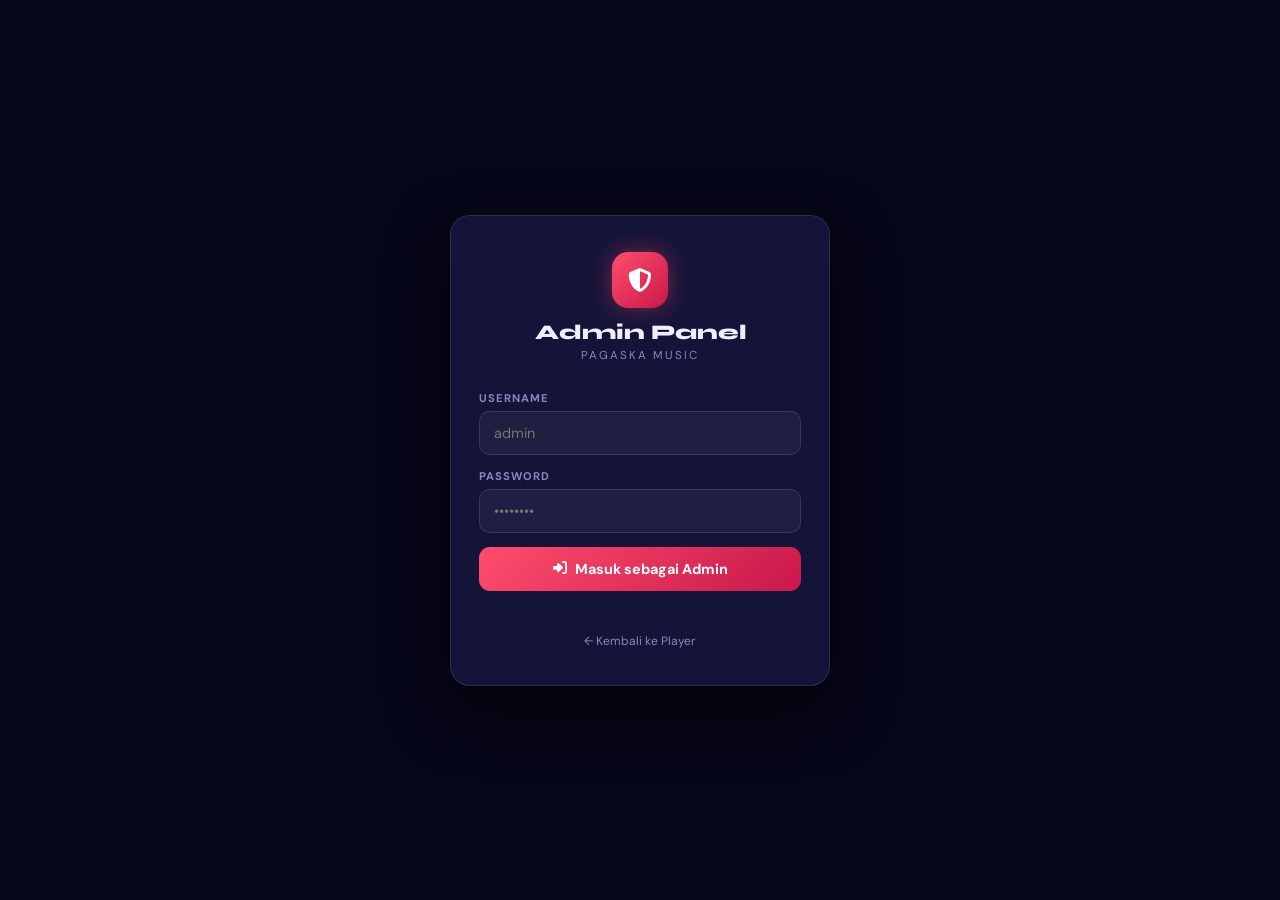
<file: admin.html>
<!DOCTYPE html>
<html lang="id">
<head>
<meta charset="UTF-8">
<meta name="viewport" content="width=device-width, initial-scale=1.0">
<title>Pagaska Admin</title>
<link href="https://cdnjs.cloudflare.com/ajax/libs/font-awesome/6.4.0/css/all.min.css" rel="stylesheet">
<link href="https://fonts.googleapis.com/css2?family=Syne:wght@700;800&family=DM+Sans:wght@400;600&display=swap" rel="stylesheet">
<style>
*{margin:0;padding:0;box-sizing:border-box}
:root{--bg:#07071a;--s2:#141438;--s3:#1a1a44;--bd:rgba(255,255,255,.1);--tx:#eeeeff;--mt:#8888bb;--rd:#ff4d6d;--g:#1DB954;}
body{font-family:'DM Sans',sans-serif;background:var(--bg);color:var(--tx);min-height:100vh;display:flex;align-items:center;justify-content:center;padding:20px}
.card{width:100%;max-width:380px;background:var(--s2);border:1px solid var(--bd);border-radius:20px;padding:36px 28px;box-shadow:0 24px 60px rgba(0,0,0,.7)}
.brand{text-align:center;margin-bottom:28px}
.brand-ico{width:56px;height:56px;border-radius:16px;background:linear-gradient(135deg,#ff4d6d,#c9184a);display:flex;align-items:center;justify-content:center;font-size:1.5rem;color:#fff;margin:0 auto 12px;box-shadow:0 0 24px rgba(255,77,109,.4)}
.brand-title{font-family:'Syne',sans-serif;font-size:1.3rem;font-weight:800}
.brand-sub{font-size:.72rem;color:var(--mt);margin-top:3px;letter-spacing:2px;text-transform:uppercase}
.fg{display:flex;flex-direction:column;gap:6px;margin-bottom:14px}
.fg label{font-size:.7rem;font-weight:700;color:var(--mt);text-transform:uppercase;letter-spacing:1px}
.fg input{padding:12px 14px;border-radius:10px;border:1px solid var(--bd);background:rgba(255,255,255,.05);color:var(--tx);font-size:.9rem;font-family:inherit;outline:none;transition:border-color .2s}
.fg input:focus{border-color:var(--rd);box-shadow:0 0 0 3px rgba(255,77,109,.1)}
.btn{width:100%;padding:13px;border-radius:11px;border:none;background:linear-gradient(135deg,#ff4d6d,#c9184a);color:#fff;font-size:.9rem;font-weight:700;font-family:inherit;cursor:pointer;transition:all .2s;margin-top:4px;display:flex;align-items:center;justify-content:center;gap:8px}
.btn:hover{transform:translateY(-2px);box-shadow:0 8px 24px rgba(255,77,109,.4)}
.btn:disabled{opacity:.6;cursor:not-allowed;transform:none}
.msg{font-size:.78rem;text-align:center;min-height:18px;font-weight:600;margin-top:8px;color:var(--rd)}
.msg.ok{color:var(--g)}
.back{display:block;text-align:center;margin-top:16px;font-size:.75rem;color:var(--mt);text-decoration:none;transition:color .2s}
.back:hover{color:var(--tx)}
.spin{animation:sp .65s linear infinite}
@keyframes sp{to{transform:rotate(360deg)}}
</style>
</head>
<body>
<div class="card">
  <div class="brand">
    <div class="brand-ico"><i class="fas fa-shield-halved"></i></div>
    <div class="brand-title">Admin Panel</div>
    <div class="brand-sub">Pagaska Music</div>
  </div>
  <div class="fg">
    <label>Username</label>
    <input type="text" id="uname" placeholder="admin" autocomplete="off">
  </div>
  <div class="fg">
    <label>Password</label>
    <input type="password" id="pass" placeholder="••••••••">
  </div>
  <button class="btn" id="btn" onclick="doLogin()">
    <i class="fas fa-sign-in-alt"></i> Masuk sebagai Admin
  </button>
  <div class="msg" id="msg"></div>
  <a class="back" href="index.html">← Kembali ke Player</a>
</div>

<script>
// Kredensial admin — ganti sesuai keinginan
const ADMINS = [
  { username: 'admin', password: 'pagaska', nama: 'Admin' },
  // Tambah admin lain di sini jika perlu:
  // { username: 'rizky', password: 'password_rizky', nama: 'Rizky Indra' },
];
const ADMIN_SESS_KEY = 'pgsk_admin_session';
const MAIN_SESS_KEY  = 'pgsk_v2_session';

// Kalau sudah login admin, langsung redirect
if(localStorage.getItem(ADMIN_SESS_KEY)) {
  window.location.href = 'admin_dashboard.html';
}

function doLogin(){
  const uname = document.getElementById('uname').value.trim();
  const pass  = document.getElementById('pass').value;
  const btn   = document.getElementById('btn');
  const msg   = document.getElementById('msg');

  if(!uname || !pass){ msg.textContent = 'Isi username dan password!'; return; }

  btn.disabled = true;
  btn.innerHTML = '<i class="fas fa-circle-notch spin"></i> Memeriksa...';

  setTimeout(() => {
    const admin = ADMINS.find(a => a.username === uname && a.password === pass);
    btn.disabled = false;
    btn.innerHTML = '<i class="fas fa-sign-in-alt"></i> Masuk sebagai Admin';

    if(!admin){
      msg.className = 'msg';
      msg.textContent = 'Username atau password salah!';
      document.getElementById('pass').value = '';
      return;
    }

    // Simpan admin session
    const adminSession = {
      nama: admin.nama,
      jabatan: 'Admin',
      generasi: 0,
      isAdmin: true,
      loginAt: new Date().toISOString()
    };
    localStorage.setItem(ADMIN_SESS_KEY, JSON.stringify(adminSession));
    localStorage.setItem('pgsk_admin', admin.password); // backward compat dengan kode lama
    // Set juga sebagai user session supaya bisa akses fitur player
    localStorage.setItem(MAIN_SESS_KEY, JSON.stringify(adminSession));

    msg.className = 'msg ok';
    msg.textContent = `Selamat datang, ${admin.nama}! 🔐`;
    setTimeout(() => window.location.href = 'admin_dashboard.html', 700);
  }, 400);
}

document.addEventListener('keydown', e => { if(e.key === 'Enter') doLogin(); });
</script>
</body>
</html>
</file>
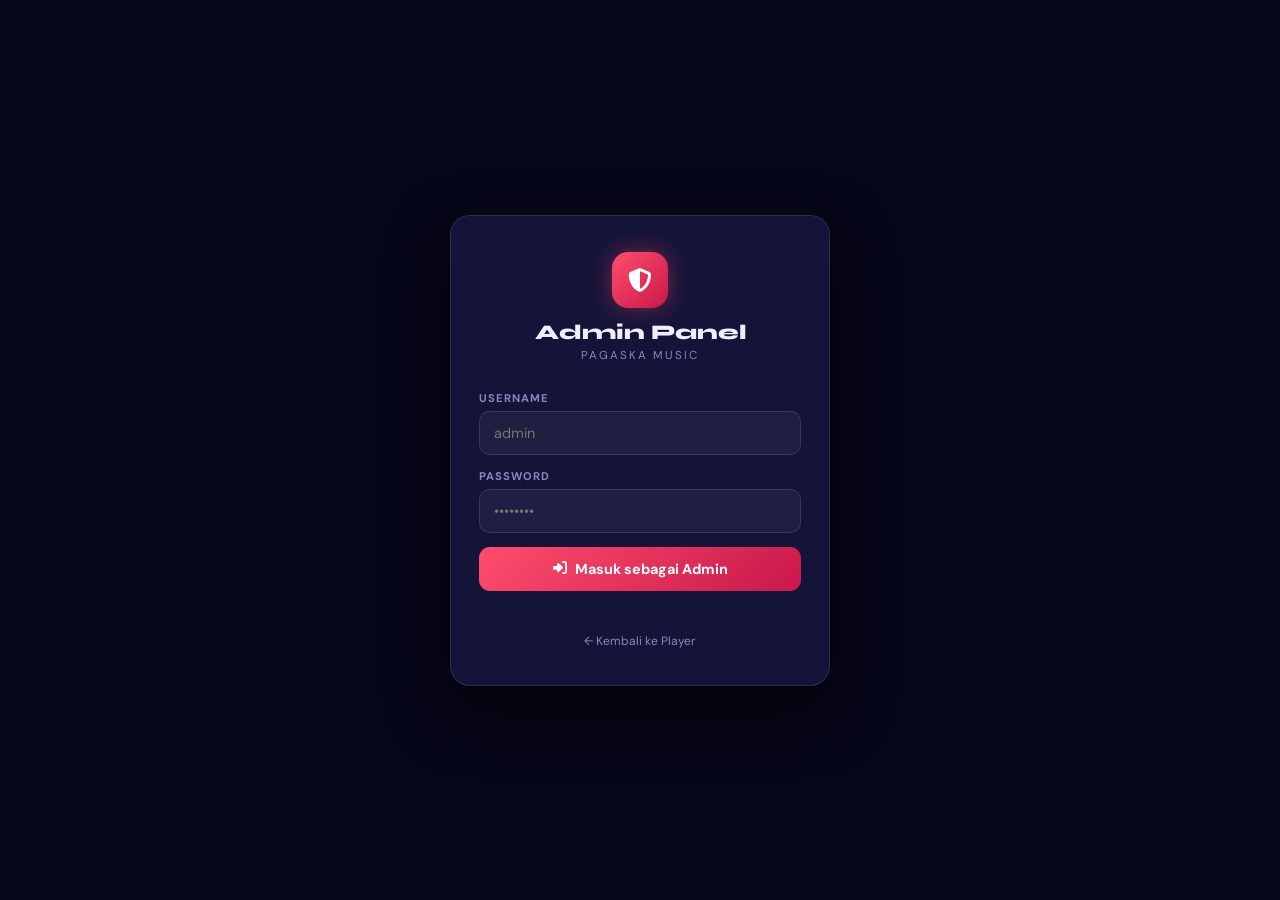
<file: admin_dashboard.html>
<!DOCTYPE html>
<html lang="id">
<head>
<meta charset="UTF-8">
<meta name="viewport" content="width=device-width, initial-scale=1.0, maximum-scale=1.0">
<title>Admin Panel — Pagaska Music</title>
<link href="https://cdnjs.cloudflare.com/ajax/libs/font-awesome/6.4.0/css/all.min.css" rel="stylesheet">
<link href="https://fonts.googleapis.com/css2?family=Syne:wght@700;800&family=DM+Sans:wght@400;500;600&display=swap" rel="stylesheet">
<style>
*,*::before,*::after{margin:0;padding:0;box-sizing:border-box}
:root{
  --bg:#07071a;--s1:#0d0d24;--s2:#141438;--s3:#1a1a44;--s4:#202055;
  --bd:rgba(255,255,255,.07);--bd2:rgba(255,255,255,.13);
  --tx:#eeeeff;--mt:#8888bb;
  --rd:#ff4d6d;--g:#1DB954;--g2:#1ed760;--p:#7c5cbf;--p2:#9b7fe8;--yw:#ffa726;--b2:#6aabff;
}
body{font-family:'DM Sans',sans-serif;background:var(--bg);color:var(--tx);min-height:100vh}
body::before{content:'';position:fixed;inset:0;z-index:0;pointer-events:none;
  background:radial-gradient(ellipse 60% 50% at 20% 0%,rgba(255,77,109,.07),transparent 60%),
             radial-gradient(ellipse 50% 40% at 80% 100%,rgba(124,92,191,.06),transparent 60%)}
.app{display:grid;grid-template-columns:240px 1fr;min-height:100vh;position:relative;z-index:1}
@media(max-width:768px){.app{grid-template-columns:1fr}.sidebar{display:none}}
.sidebar{background:var(--s1);border-right:1px solid var(--bd);display:flex;flex-direction:column;position:sticky;top:0;height:100vh;overflow-y:auto}
.sb-brand{padding:20px 18px;border-bottom:1px solid var(--bd);display:flex;align-items:center;gap:10px}
.sb-logo{width:36px;height:36px;border-radius:10px;background:linear-gradient(135deg,var(--rd),#c9184a);display:flex;align-items:center;justify-content:center;font-size:.95rem;color:#fff;flex-shrink:0;box-shadow:0 0 16px rgba(255,77,109,.3)}
.sb-name{font-family:'Syne',sans-serif;font-size:.95rem;font-weight:800}
.sb-sub{font-size:.6rem;color:var(--mt);margin-top:1px;letter-spacing:1px;text-transform:uppercase}
.sb-admin{padding:14px 18px;border-bottom:1px solid var(--bd);display:flex;align-items:center;gap:10px}
.sb-av{width:32px;height:32px;border-radius:50%;background:linear-gradient(135deg,var(--rd),#c9184a);display:flex;align-items:center;justify-content:center;font-size:.65rem;font-weight:800;color:#fff;flex-shrink:0}
.sb-admin-name{font-size:.8rem;font-weight:600}
.sb-admin-role{font-size:.62rem;color:var(--rd)}
.sb-nav{padding:12px 10px;flex:1}
.sb-section{font-size:.58rem;font-weight:700;letter-spacing:2px;text-transform:uppercase;color:var(--mt);padding:8px 10px 4px}
.sb-item{display:flex;align-items:center;gap:10px;padding:9px 12px;border-radius:10px;cursor:pointer;transition:all .2s;color:var(--mt);font-size:.8rem;font-weight:500;border:none;background:transparent;font-family:inherit;width:100%;text-align:left}
.sb-item:hover{background:var(--s2);color:var(--tx)}
.sb-item.active{background:rgba(255,77,109,.1);color:var(--rd);border:1px solid rgba(255,77,109,.2)}
.sb-item i{width:16px;text-align:center;font-size:.85rem}
.sb-badge{margin-left:auto;font-size:.6rem;background:var(--rd);color:#fff;padding:1px 7px;border-radius:20px;font-weight:700}
.sb-bottom{padding:14px 18px;border-top:1px solid var(--bd)}
.sb-bottom a{display:flex;align-items:center;gap:8px;font-size:.78rem;color:var(--mt);text-decoration:none;padding:8px;border-radius:9px;transition:all .2s}
.sb-bottom a:hover{background:var(--s2);color:var(--tx)}
.main{padding:0;overflow-x:hidden}
.topbar{position:sticky;top:0;z-index:50;background:rgba(7,7,26,.95);backdrop-filter:blur(16px);border-bottom:1px solid var(--bd);padding:14px 24px;display:flex;align-items:center;justify-content:space-between;gap:12px}
.topbar-title{font-family:'Syne',sans-serif;font-size:1rem;font-weight:800;display:flex;align-items:center;gap:10px}
.topbar-title i{color:var(--rd)}
.topbar-right{display:flex;align-items:center;gap:8px}
.tb-btn{padding:7px 14px;border-radius:9px;border:1px solid var(--bd);background:var(--s2);color:var(--mt);font-size:.75rem;font-weight:600;cursor:pointer;transition:all .2s;font-family:inherit;display:flex;align-items:center;gap:6px}
.tb-btn:hover{background:var(--s3);color:var(--tx)}
.tb-btn.danger{border-color:rgba(255,77,109,.3);color:var(--rd)}
.tb-btn.danger:hover{background:rgba(255,77,109,.1)}
.content{padding:20px 24px}
@media(max-width:768px){.content{padding:14px}}
.stat-grid{display:grid;grid-template-columns:repeat(auto-fit,minmax(160px,1fr));gap:12px;margin-bottom:24px}
.stat-card{background:var(--s1);border:1px solid var(--bd);border-radius:14px;padding:16px;display:flex;align-items:center;gap:12px}
.stat-ico{width:40px;height:40px;border-radius:10px;display:flex;align-items:center;justify-content:center;font-size:1rem;flex-shrink:0}
.stat-ico.green{background:rgba(29,185,84,.12);color:var(--g);border:1px solid rgba(29,185,84,.2)}
.stat-ico.red{background:rgba(255,77,109,.12);color:var(--rd);border:1px solid rgba(255,77,109,.2)}
.stat-ico.purple{background:rgba(124,92,191,.12);color:var(--p2);border:1px solid rgba(124,92,191,.2)}
.stat-ico.yellow{background:rgba(255,167,38,.12);color:var(--yw);border:1px solid rgba(255,167,38,.2)}
.stat-num{font-family:'Syne',sans-serif;font-size:1.5rem;font-weight:800}
.stat-lbl{font-size:.65rem;color:var(--mt);text-transform:uppercase;letter-spacing:1px;margin-top:2px}
.panel{display:none}.panel.active{display:block}
.panel-head{display:flex;align-items:center;justify-content:space-between;margin-bottom:16px;flex-wrap:wrap;gap:8px}
.panel-title{font-family:'Syne',sans-serif;font-size:1rem;font-weight:800;display:flex;align-items:center;gap:8px}
.panel-actions{display:flex;gap:8px;flex-wrap:wrap}
.search-bar{display:flex;align-items:center;gap:8px;background:var(--s2);border:1px solid var(--bd);border-radius:10px;padding:8px 12px;margin-bottom:14px}
.search-bar i{color:var(--mt);font-size:.8rem;flex-shrink:0}
.search-bar input{flex:1;background:transparent;border:none;outline:none;color:var(--tx);font-size:.82rem;font-family:inherit}
.search-bar input::placeholder{color:var(--mt)}
.tbl-wrap{background:var(--s1);border:1px solid var(--bd);border-radius:14px;overflow:hidden}
.tbl-item{display:grid;align-items:center;gap:10px;padding:10px 14px;border-bottom:1px solid var(--bd);transition:background .18s}
.tbl-item:last-child{border-bottom:none}
.tbl-item:hover{background:var(--s2)}
.tbl-tracks{grid-template-columns:40px 1fr auto auto}
.tbl-party{grid-template-columns:40px 1fr auto auto}
.tbl-head{background:var(--s2);border-bottom:1px solid var(--bd2)!important;font-size:.65rem;font-weight:700;text-transform:uppercase;letter-spacing:1px;color:var(--mt);cursor:default}
.tbl-head:hover{background:var(--s2)!important}
.tbl-thumb{width:40px;height:40px;border-radius:8px;overflow:hidden;flex-shrink:0}
.tbl-thumb img{width:100%;height:100%;object-fit:cover}
.tbl-info{min-width:0}
.tbl-title{font-size:.82rem;font-weight:600;white-space:nowrap;overflow:hidden;text-overflow:ellipsis;margin-bottom:2px}
.tbl-meta{font-size:.68rem;color:var(--mt);display:flex;gap:8px;align-items:center;flex-wrap:wrap}
.tbl-badge{font-size:.58rem;padding:2px 7px;border-radius:6px;font-weight:700}
.badge-storage{background:rgba(29,185,84,.12);color:var(--g);border:1px solid rgba(29,185,84,.2)}
.badge-nexray{background:rgba(61,142,248,.12);color:#6aabff;border:1px solid rgba(61,142,248,.2)}
.badge-preview{background:rgba(255,167,38,.12);color:var(--yw);border:1px solid rgba(255,167,38,.2)}
.tbl-plays{font-size:.75rem;font-weight:700;color:var(--g);text-align:center;white-space:nowrap}
.tbl-actions{display:flex;gap:4px;justify-content:flex-end}
.act-btn{width:30px;height:30px;border-radius:8px;border:none;background:transparent;color:var(--mt);cursor:pointer;display:flex;align-items:center;justify-content:center;font-size:.75rem;transition:all .2s}
.act-btn:hover{background:var(--s3);color:var(--tx)}
.act-btn.del:hover{background:rgba(255,77,109,.15);color:var(--rd)}
.act-btn.play:hover{background:rgba(255,0,0,.15);color:#ff4444}
.empty{text-align:center;padding:40px 20px;color:var(--mt);font-size:.82rem}
.empty i{font-size:2rem;display:block;margin-bottom:10px;opacity:.3}
.spin{animation:sp .7s linear infinite}
@keyframes sp{to{transform:rotate(360deg)}}
/* MODAL */
.modal-bg{position:fixed;inset:0;z-index:1000;background:rgba(0,0,0,.75);backdrop-filter:blur(8px);display:none;align-items:center;justify-content:center;padding:20px}
.modal-bg.open{display:flex}
.modal{width:100%;max-width:340px;background:var(--s2);border:1px solid var(--bd2);border-radius:18px;padding:24px 20px;box-shadow:0 24px 60px rgba(0,0,0,.8);animation:mIn .25s cubic-bezier(.16,1,.3,1)}
@keyframes mIn{from{opacity:0;transform:scale(.93)}to{opacity:1;transform:scale(1)}}
.modal-ico{width:48px;height:48px;border-radius:14px;background:rgba(255,77,109,.12);border:1px solid rgba(255,77,109,.25);color:var(--rd);display:flex;align-items:center;justify-content:center;font-size:1.3rem;margin:0 auto 12px}
.modal h3{font-family:'Syne',sans-serif;font-size:1rem;font-weight:800;text-align:center;margin-bottom:6px}
.modal p{font-size:.78rem;color:var(--mt);text-align:center;margin-bottom:16px;line-height:1.6}
.modal-track{font-weight:700;color:var(--tx);display:block;margin-top:4px}
.modal-btns{display:flex;gap:8px}
.btn-cancel{flex:1;padding:10px;border-radius:10px;border:1px solid var(--bd);background:var(--s3);color:var(--mt);font-size:.8rem;font-weight:600;cursor:pointer;transition:all .2s;font-family:inherit}
.btn-cancel:hover{background:var(--s4);color:var(--tx)}
.btn-del{flex:1;padding:10px;border-radius:10px;border:none;background:linear-gradient(135deg,var(--rd),#c9184a);color:#fff;font-size:.8rem;font-weight:700;cursor:pointer;transition:all .2s;font-family:inherit;display:flex;align-items:center;justify-content:center;gap:6px}
.btn-del:hover{transform:scale(1.02);box-shadow:0 4px 16px rgba(255,77,109,.4)}
.btn-del:disabled{opacity:.6;cursor:not-allowed;transform:none}
/* TOAST */
.toast{position:fixed;bottom:24px;left:50%;transform:translateX(-50%) translateY(12px);background:var(--s3);color:var(--tx);padding:8px 18px;border-radius:10px;font-size:.78rem;border:1px solid var(--bd2);opacity:0;transition:all .25s;z-index:9999;pointer-events:none}
.toast.on{opacity:1;transform:translateX(-50%) translateY(0)}
/* MOBILE NAV */
.mobile-nav{display:none;position:fixed;bottom:0;left:0;right:0;background:rgba(7,7,26,.97);backdrop-filter:blur(16px);border-top:1px solid var(--bd);padding:8px;z-index:100}
@media(max-width:768px){.mobile-nav{display:flex;justify-content:space-around}}
.mn-item{display:flex;flex-direction:column;align-items:center;gap:3px;padding:6px 12px;border-radius:10px;cursor:pointer;font-size:.55rem;font-weight:600;color:var(--mt);border:none;background:transparent;font-family:inherit;transition:all .2s;text-transform:uppercase;letter-spacing:.5px}
.mn-item i{font-size:1.1rem}
.mn-item.active{color:var(--rd)}
@media(max-width:768px){.content{padding-bottom:80px}}
/* FORM */
.form-input{width:100%;padding:10px 12px;border-radius:9px;border:1px solid var(--bd);background:rgba(255,255,255,.05);color:var(--tx);font-size:.82rem;font-family:inherit;outline:none;transition:border-color .2s}
.form-input:focus{border-color:var(--p2)}
.form-label{font-size:.65rem;font-weight:700;color:var(--mt);text-transform:uppercase;letter-spacing:1px;display:block;margin-bottom:4px}
.form-section-label{font-family:'Syne',sans-serif;font-size:.7rem;font-weight:800;color:var(--p2);text-transform:uppercase;letter-spacing:1.5px;margin:16px 0 10px;display:flex;align-items:center;gap:8px}
.form-section-label::after{content:'';flex:1;height:1px;background:rgba(155,127,232,.2)}
/* VTUBER */
.vt-row-detail{display:none;padding:14px 16px 16px;border-bottom:1px solid var(--bd);background:rgba(124,92,191,.03)}
.vt-row-detail.open{display:block}
/* YouTube embed */
.yt-embed-wrap{position:relative;width:100%;padding-top:56.25%;border-radius:12px;overflow:hidden;background:#000;margin-top:8px}
.yt-embed-wrap iframe{position:absolute;inset:0;width:100%;height:100%;border:none}
/* URL input dengan status indicator */
.yt-input-wrap{position:relative}
.yt-input-wrap .yt-status{position:absolute;right:10px;top:50%;transform:translateY(-50%);font-size:.75rem;pointer-events:none}
/* Sosmed & donasi chips */
.sosmed-chips{display:flex;flex-wrap:wrap;gap:6px;margin-top:6px}
.sosmed-chip{display:inline-flex;align-items:center;gap:5px;padding:4px 10px;border-radius:20px;font-size:.65rem;font-weight:700;text-decoration:none;transition:opacity .2s}
.sosmed-chip:hover{opacity:.8}
.chip-yt{background:rgba(255,0,0,.12);color:#ff4444;border:1px solid rgba(255,0,0,.2)}
.chip-tw{background:rgba(29,161,242,.12);color:#1da1f2;border:1px solid rgba(29,161,242,.2)}
.chip-ig{background:rgba(225,48,108,.12);color:#e1306c;border:1px solid rgba(225,48,108,.2)}
.chip-tt{background:rgba(255,255,255,.08);color:var(--tx);border:1px solid var(--bd2)}
.chip-saw{background:rgba(255,167,38,.12);color:var(--yw);border:1px solid rgba(255,167,38,.2)}
.chip-trk{background:rgba(255,77,109,.12);color:var(--rd);border:1px solid rgba(255,77,109,.2)}
.chip-soc{background:rgba(106,171,255,.12);color:var(--b2);border:1px solid rgba(106,171,255,.2)}
</style>
</head>
<body>
<div class="app">
  <aside class="sidebar">
    <div class="sb-brand">
      <div class="sb-logo"><i class="fas fa-shield-halved"></i></div>
      <div><div class="sb-name">Admin Panel</div><div class="sb-sub">Pagaska Music</div></div>
    </div>
    <div class="sb-admin">
      <div class="sb-av" id="sbAv">A</div>
      <div><div class="sb-admin-name" id="sbName">Admin</div><div class="sb-admin-role">Administrator</div></div>
    </div>
    <nav class="sb-nav">
      <div class="sb-section">Kelola</div>
      <button class="sb-item active" id="nav-tracks" onclick="showPanel('tracks')"><i class="fas fa-music"></i> Lagu (Beranda)<span class="sb-badge" id="tracksBadge">–</span></button>
      <button class="sb-item" id="nav-party" onclick="showPanel('party')"><i class="fas fa-users"></i> Party Queue<span class="sb-badge" id="partyBadge">–</span></button>
      <button class="sb-item" id="nav-vtuber" onclick="showPanel('vtuber')"><i class="fas fa-star"></i> VTuber Cover<span class="sb-badge" id="vtuberBadge">–</span></button>
      <div class="sb-section">Info</div>
      <button class="sb-item" id="nav-stats" onclick="showPanel('stats')"><i class="fas fa-chart-bar"></i> Statistik</button>
      <button class="sb-item" id="nav-notif" onclick="showPanel('notif')"><i class="fas fa-bell"></i> Kirim Notifikasi</button>
    </nav>
    <div class="sb-bottom">
      <a href="index.html"><i class="fas fa-arrow-left"></i> Kembali ke Player</a>
      <a href="#" onclick="doLogout()" style="color:var(--rd)"><i class="fas fa-sign-out-alt"></i> Keluar</a>
    </div>
  </aside>

  <div class="main">
    <div class="topbar">
      <div class="topbar-title"><i class="fas fa-shield-halved"></i> <span id="panelTitle">Kelola Lagu</span></div>
      <div class="topbar-right">
        <button class="tb-btn" onclick="refreshAll()"><i class="fas fa-sync-alt"></i> Refresh</button>
        <button class="tb-btn danger" onclick="doLogout()"><i class="fas fa-sign-out-alt"></i></button>
      </div>
    </div>

    <div class="content">
      <div class="stat-grid">
        <div class="stat-card"><div class="stat-ico green"><i class="fas fa-music"></i></div><div><div class="stat-num" id="sc-tracks">–</div><div class="stat-lbl">Total Lagu</div></div></div>
        <div class="stat-card"><div class="stat-ico purple"><i class="fas fa-list"></i></div><div><div class="stat-num" id="sc-party">–</div><div class="stat-lbl">Party Queue</div></div></div>
        <div class="stat-card"><div class="stat-ico red"><i class="fas fa-headphones"></i></div><div><div class="stat-num" id="sc-plays">–</div><div class="stat-lbl">Total Putar</div></div></div>
        <div class="stat-card"><div class="stat-ico yellow"><i class="fas fa-database"></i></div><div><div class="stat-num" id="sc-storage">–</div><div class="stat-lbl">Di Storage</div></div></div>
      </div>

      <!-- PANEL: TRACKS -->
      <div class="panel active" id="panel-tracks">
        <div class="panel-head">
          <div class="panel-title"><i class="fas fa-music" style="color:var(--g)"></i> Lagu di Beranda</div>
          <div class="panel-actions"><button class="tb-btn danger" onclick="clearAllTracks()"><i class="fas fa-trash-alt"></i> Hapus Semua</button></div>
        </div>
        <div class="search-bar"><i class="fas fa-search"></i><input type="text" id="trackSearch" placeholder="Cari judul atau artis..." oninput="filterTracks()"></div>
        <div class="tbl-wrap" id="tracksList"><div class="empty"><i class="fas fa-circle-notch spin"></i>Memuat...</div></div>
      </div>

      <!-- PANEL: PARTY -->
      <div class="panel" id="panel-party">
        <div class="panel-head">
          <div class="panel-title"><i class="fas fa-users" style="color:var(--p2)"></i> Party Queue</div>
          <div class="panel-actions"><button class="tb-btn danger" onclick="clearPartyQueue()"><i class="fas fa-trash-alt"></i> Kosongkan Queue</button></div>
        </div>
        <div class="tbl-wrap" id="partyList"><div class="empty"><i class="fas fa-circle-notch spin"></i>Memuat...</div></div>
      </div>

      <!-- PANEL: VTUBER -->
      <div class="panel" id="panel-vtuber">
        <div class="panel-head">
          <div class="panel-title"><i class="fas fa-star" style="color:var(--yw)"></i> VTuber Cover Archive</div>
          <div class="panel-actions">
            <button class="tb-btn" onclick="openVtuberUpload()" style="background:linear-gradient(135deg,var(--p),var(--p2));border-color:var(--p);color:#fff"><i class="fas fa-plus"></i> Tambah Cover</button>
          </div>
        </div>

        <!-- Form Upload -->
        <div id="vtuberUploadForm" style="display:none;background:var(--s1);border:1px solid var(--bd);border-radius:14px;padding:20px;margin-bottom:16px">
          <div style="font-size:.85rem;font-weight:700;margin-bottom:4px;display:flex;align-items:center;gap:6px;justify-content:space-between">
            <span><i class="fas fa-star" style="color:var(--yw)"></i> Tambah Cover VTuber</span>
            <button onclick="closeVtuberUpload()" style="background:transparent;border:none;color:var(--mt);cursor:pointer;font-size:.9rem"><i class="fas fa-times"></i></button>
          </div>
          <p style="font-size:.7rem;color:var(--mt);margin-bottom:14px">Semua konten audio menggunakan YouTube embed — tidak ada file yang disimpan di server.</p>

          <!-- Info Lagu -->
          <div class="form-section-label"><i class="fas fa-music"></i> Info Lagu</div>
          <div style="display:grid;grid-template-columns:1fr 1fr;gap:12px">
            <div>
              <label class="form-label">Judul Lagu Asli *</label>
              <input id="vtTitle" type="text" placeholder="cth: Blessing" class="form-input">
            </div>
            <div>
              <label class="form-label">Artis / Pencipta Asli *</label>
              <input id="vtOrigArtist" type="text" placeholder="cth: Hikaru Utada" class="form-input">
            </div>
            <div>
              <label class="form-label">Nama VTuber (yang cover) *</label>
              <input id="vtVtuberName" type="text" placeholder="cth: Hoshimachi Suisei" class="form-input" oninput="updateCopyrightPreview()">
            </div>
            <div>
              <label class="form-label">Nama Agensi *</label>
              <input id="vtAgency" type="text" placeholder="cth: hololive production" class="form-input" oninput="updateCopyrightPreview()">
            </div>
            <div>
              <label class="form-label">Tahun Cover</label>
              <input id="vtYear" type="number" placeholder="cth: 2023" min="2000" max="2099" class="form-input">
            </div>
            <div>
              <label class="form-label">URL Thumbnail (opsional)</label>
              <input id="vtThumb" type="url" placeholder="https://... atau kosongkan" class="form-input">
            </div>
          </div>

          <!-- YouTube -->
          <div class="form-section-label"><i class="fab fa-youtube" style="color:#ff4444"></i> Link YouTube *</div>
          <div>
            <label class="form-label">Tempel link YouTube biasa — otomatis jadi embed</label>
            <div class="yt-input-wrap">
              <input id="vtYoutubeUrl" type="url" placeholder="https://youtube.com/watch?v=... atau https://youtu.be/..." class="form-input" style="padding-right:36px" oninput="onYtInputChange()">
              <span class="yt-status" id="ytStatus"></span>
            </div>
            <!-- Preview embed langsung muncul di bawah input -->
            <div id="ytFormPreview" style="display:none;margin-top:10px">
              <div class="yt-embed-wrap">
                <iframe id="ytFormFrame" src="" allowfullscreen allow="autoplay; encrypted-media" loading="lazy"></iframe>
              </div>
            </div>
          </div>

          <!-- Sosial Media -->
          <div class="form-section-label"><i class="fas fa-share-alt"></i> Sosial Media VTuber</div>
          <div style="display:grid;grid-template-columns:1fr 1fr;gap:12px">
            <div>
              <label class="form-label"><i class="fab fa-youtube" style="color:#ff4444"></i> Channel YouTube</label>
              <input id="vtSosmedYt" type="url" placeholder="https://youtube.com/@..." class="form-input">
            </div>
            <div>
              <label class="form-label"><i class="fab fa-twitter" style="color:#1da1f2"></i> Twitter / X</label>
              <input id="vtSosmedTw" type="url" placeholder="https://twitter.com/..." class="form-input">
            </div>
            <div>
              <label class="form-label"><i class="fab fa-instagram" style="color:#e1306c"></i> Instagram</label>
              <input id="vtSosmedIg" type="url" placeholder="https://instagram.com/..." class="form-input">
            </div>
            <div>
              <label class="form-label"><i class="fab fa-tiktok"></i> TikTok</label>
              <input id="vtSosmedTt" type="url" placeholder="https://tiktok.com/@..." class="form-input">
            </div>
          </div>

          <!-- Donasi -->
          <div class="form-section-label"><i class="fas fa-hand-holding-heart"></i> Link Donasi / Support</div>
          <div style="display:grid;grid-template-columns:1fr 1fr 1fr;gap:12px">
            <div>
              <label class="form-label"><i class="fas fa-mug-hot" style="color:var(--yw)"></i> Saweria</label>
              <input id="vtDonSaweria" type="url" placeholder="https://saweria.co/..." class="form-input">
            </div>
            <div>
              <label class="form-label"><i class="fas fa-heart" style="color:var(--rd)"></i> Trakteer</label>
              <input id="vtDonTrakteer" type="url" placeholder="https://trakteer.id/..." class="form-input">
            </div>
            <div>
              <label class="form-label"><i class="fas fa-users" style="color:var(--b2)"></i> Sociabuzz</label>
              <input id="vtDonSociabuzz" type="url" placeholder="https://sociabuzz.com/..." class="form-input">
            </div>
          </div>

          <!-- Deskripsi -->
          <div class="form-section-label"><i class="fas fa-align-left"></i> Catatan</div>
          <textarea id="vtDesc" placeholder="Catatan tentang cover ini... (opsional)" rows="2" class="form-input" style="resize:vertical"></textarea>

          <!-- Copyright preview -->
          <div id="vtCopyrightPreview" style="margin-top:12px;padding:10px 14px;background:rgba(155,127,232,.07);border:1px solid rgba(155,127,232,.2);border-radius:10px;font-size:.72rem;color:var(--mt);line-height:1.6;display:none">
            <i class="fas fa-shield-alt" style="color:var(--p2);margin-right:6px"></i><span id="vtCopyrightText"></span>
          </div>

          <div style="display:flex;gap:8px;margin-top:16px">
            <button onclick="closeVtuberUpload()" class="btn-cancel" style="flex:0 0 auto;padding:10px 18px">Batal</button>
            <button onclick="submitVtuberUpload()" id="vtSubmitBtn" style="flex:1;padding:11px;border-radius:10px;border:none;background:linear-gradient(135deg,var(--p),var(--p2));color:#fff;font-size:.82rem;font-weight:700;cursor:pointer;font-family:inherit;display:flex;align-items:center;justify-content:center;gap:6px">
              <i class="fas fa-save"></i> Simpan ke Arsip
            </button>
          </div>
          <div id="vtUploadResult" style="font-size:.75rem;text-align:center;margin-top:8px;min-height:16px"></div>
        </div>

        <!-- List -->
        <div class="search-bar"><i class="fas fa-search"></i><input type="text" id="vtuberSearch" placeholder="Cari judul, VTuber, atau agensi..." oninput="filterVtuber()"></div>
        <div class="tbl-wrap" id="vtuberList"><div class="empty"><i class="fas fa-circle-notch spin"></i>Memuat...</div></div>
      </div>

      <!-- PANEL: NOTIF -->
      <div class="panel" id="panel-notif">
        <div class="panel-head"><div class="panel-title"><i class="fas fa-bell" style="color:var(--yw)"></i> Kirim Notifikasi ke User</div></div>
        <div style="display:grid;grid-template-columns:1fr 1fr;gap:16px">
          <div style="background:var(--s1);border:1px solid var(--bd);border-radius:14px;padding:20px">
            <div style="font-size:.82rem;font-weight:700;margin-bottom:14px;display:flex;align-items:center;gap:6px"><i class="fas fa-paper-plane" style="color:var(--g)"></i> Buat Notifikasi</div>
            <div style="display:flex;flex-direction:column;gap:10px">
              <div><label class="form-label">Judul *</label><input id="notifTitle" type="text" placeholder="Contoh: Update Baru!" class="form-input"></div>
              <div><label class="form-label">Isi Pesan *</label><textarea id="notifBody" placeholder="Tulis isi notifikasi..." rows="3" class="form-input" style="resize:vertical"></textarea></div>
              <div>
                <label class="form-label">Tipe</label>
                <select id="notifType" class="form-input" style="background:var(--s2)">
                  <option value="info">ℹ️ Info</option><option value="success">✅ Success</option>
                  <option value="warning">⚠️ Warning</option><option value="promo">🎁 Promo</option>
                </select>
              </div>
              <div><label class="form-label">Target User (kosongkan = semua)</label><input id="notifTarget" type="text" placeholder="nama_generasi atau kosongkan untuk semua" class="form-input"></div>
              <button onclick="sendAdminNotif()" style="padding:11px;border-radius:10px;border:none;background:linear-gradient(135deg,var(--g),#00b4d8);color:#000;font-size:.82rem;font-weight:700;cursor:pointer;font-family:inherit;display:flex;align-items:center;justify-content:center;gap:6px"><i class="fas fa-paper-plane"></i> Kirim Notifikasi</button>
              <div id="notifSendResult" style="font-size:.75rem;text-align:center;min-height:16px"></div>
            </div>
          </div>
          <div style="background:var(--s1);border:1px solid var(--bd);border-radius:14px;padding:20px">
            <div style="font-size:.82rem;font-weight:700;margin-bottom:14px;display:flex;align-items:center;gap:6px"><i class="fas fa-history" style="color:var(--p2)"></i> Riwayat Notifikasi</div>
            <div id="notifHistory" style="display:flex;flex-direction:column;gap:8px;max-height:400px;overflow-y:auto;scrollbar-width:none"><div style="text-align:center;color:var(--mt);font-size:.75rem;padding:20px">Memuat...</div></div>
          </div>
        </div>
      </div>

      <!-- PANEL: STATS -->
      <div class="panel" id="panel-stats">
        <div class="panel-title" style="margin-bottom:16px"><i class="fas fa-chart-bar" style="color:var(--yw)"></i> Statistik Detail</div>
        <div class="tbl-wrap" id="statsContent"><div class="empty"><i class="fas fa-circle-notch spin"></i>Memuat...</div></div>
      </div>
    </div>
  </div>
</div>

<!-- MOBILE NAV -->
<nav class="mobile-nav">
  <button class="mn-item active" id="mn-tracks" onclick="showPanel('tracks')"><i class="fas fa-music"></i>Lagu</button>
  <button class="mn-item" id="mn-party" onclick="showPanel('party')"><i class="fas fa-users"></i>Party</button>
  <button class="mn-item" id="mn-vtuber" onclick="showPanel('vtuber')"><i class="fas fa-star"></i>VTuber</button>
  <button class="mn-item" id="mn-stats" onclick="showPanel('stats')"><i class="fas fa-chart-bar"></i>Stats</button>
  <button class="mn-item" id="mn-notif" onclick="showPanel('notif')"><i class="fas fa-bell"></i>Notif</button>
</nav>

<!-- CONFIRM MODAL -->
<div class="modal-bg" id="confirmModal" onclick="closeModal(event)">
  <div class="modal">
    <div class="modal-ico"><i class="fas fa-trash-alt"></i></div>
    <h3>Hapus?</h3>
    <p id="modalMsg">–<span class="modal-track" id="modalTrack"></span></p>
    <div class="modal-btns">
      <button class="btn-cancel" onclick="closeModal()">Batal</button>
      <button class="btn-del" id="modalConfirmBtn"><i class="fas fa-trash-alt"></i> Hapus</button>
    </div>
  </div>
</div>

<div class="toast" id="toast"></div>

<script>
const SB_URL  = 'https://ygwoddwdhelqcwhpqasl.supabase.co';
const SB_KEY  = 'eyJhbGciOiJIUzI1NiIsInR5cCI6IkpXVCJ9.eyJpc3MiOiJzdXBhYmFzZSIsInJlZiI6Inlnd29kZHdkaGVscWN3aHBxYXNsIiwicm9sZSI6ImFub24iLCJpYXQiOjE3NzE4NTEwNzcsImV4cCI6MjA4NzQyNzA3N30.y0tnci0aWnhWYpxb9v7M7I0X9ss-jAt0JvpOBnZgFzo';
const ADMIN_KEY = 'pgsk_admin_session';
const PH = 'https://placehold.co/40x40/0d0d24/1DB954?text=♪';
const PH_VT = 'https://placehold.co/40x40/0d0d24/9b7fe8?text=♪';
const HDR = { 'Content-Type':'application/json', apikey:SB_KEY, Authorization:'Bearer '+SB_KEY };

// ── AUTH ──
const adminSess = JSON.parse(localStorage.getItem(ADMIN_KEY)||'null');
if (!adminSess?.isAdmin) window.location.href = 'admin.html';
const adminName = adminSess?.nama || 'Admin';
document.getElementById('sbAv').textContent   = adminName.split(' ').map(w=>w[0]).join('').toUpperCase().slice(0,2);
document.getElementById('sbName').textContent = adminName;
function doLogout(){ localStorage.removeItem(ADMIN_KEY); window.location.href='admin.html'; }

// ── UTILS ──
function escHtml(s){
  if(s==null) return '';
  return String(s).replace(/&/g,'&amp;').replace(/</g,'&lt;').replace(/>/g,'&gt;')
    .replace(/"/g,'&quot;').replace(/'/g,'&#039;');
}

// Menerima semua format URL YouTube yang umum
function extractYoutubeId(url){
  if(!url) return null;
  const patterns = [
    /[?&]v=([A-Za-z0-9_-]{11})/,          // youtube.com/watch?v=ID
    /youtu\.be\/([A-Za-z0-9_-]{11})/,      // youtu.be/ID
    /\/embed\/([A-Za-z0-9_-]{11})/,        // youtube.com/embed/ID
    /\/shorts\/([A-Za-z0-9_-]{11})/,       // youtube.com/shorts/ID
    /\/live\/([A-Za-z0-9_-]{11})/,         // youtube.com/live/ID
  ];
  for(const p of patterns){ const m = url.match(p); if(m) return m[1]; }
  return null;
}

// ── SUPABASE HELPERS ──
async function sb_get(table, query=''){
  const r = await fetch(`${SB_URL}/rest/v1/${table}?${query}`, {headers:HDR});
  if(!r.ok) throw new Error('HTTP '+r.status);
  return r.json();
}
async function sb_del(table, query){
  const r = await fetch(`${SB_URL}/rest/v1/${table}?${query}`, {method:'DELETE',headers:HDR});
  if(!r.ok){ const e=await r.text(); throw new Error(e||'Gagal'); }
  return r;
}

// ── DATA ──
let allTracks=[], allParty=[], allVtuberCovers=[];

// ── TRACKS ──
async function loadTracks(){
  document.getElementById('tracksList').innerHTML='<div class="empty"><i class="fas fa-circle-notch spin"></i>Memuat...</div>';
  try{
    allTracks = await sb_get('tracks','order=last_played.desc.nullslast&limit=200');
    renderTracks(allTracks);
    document.getElementById('sc-tracks').textContent = allTracks.length;
    document.getElementById('tracksBadge').textContent = allTracks.length;
    document.getElementById('sc-plays').textContent = allTracks.reduce((a,b)=>a+(b.play_count||0),0);
    document.getElementById('sc-storage').textContent = allTracks.filter(t=>t.audio_url&&!t.audio_url.includes('itunes')).length;
  }catch(e){
    document.getElementById('tracksList').innerHTML=`<div class="empty"><i class="fas fa-exclamation-triangle"></i>${escHtml(e.message)}</div>`;
  }
}
function renderTracks(tracks){
  const el=document.getElementById('tracksList');
  if(!tracks.length){ el.innerHTML='<div class="empty"><i class="fas fa-music"></i>Belum ada lagu</div>'; return; }
  el.innerHTML=`<div class="tbl-item tbl-tracks tbl-head"><div></div><div>Lagu</div><div style="text-align:center">Putar</div><div>Aksi</div></div>`;
  tracks.forEach(t=>{
    const srcBadge = t.audio_url?.includes('r2.cloudflarestorage.com')||t.audio_url?.includes(location.hostname)
      ?'<span class="tbl-badge badge-storage">R2</span>'
      :t.audio_url?.includes('itunes')||t.audio_url?.includes('p.scdn.co')
      ?'<span class="tbl-badge badge-preview">Preview</span>'
      :'<span class="tbl-badge badge-nexray">Nexray</span>';
    const lastPlay = t.last_played ? new Date(t.last_played).toLocaleDateString('id-ID',{day:'numeric',month:'short'}) : '–';
    const row=document.createElement('div'); row.className='tbl-item tbl-tracks';
    const th=document.createElement('div'); th.className='tbl-thumb';
    const img=document.createElement('img'); img.src=t.thumbnail||PH; img.loading='lazy'; img.onerror=function(){this.src=PH;}; th.appendChild(img);
    const info=document.createElement('div'); info.className='tbl-info';
    const ti=document.createElement('div'); ti.className='tbl-title'; ti.textContent=t.title||'–';
    const me=document.createElement('div'); me.className='tbl-meta'; me.innerHTML=escHtml(t.artist||'–')+' '+srcBadge+' <span>'+escHtml(lastPlay)+'</span>';
    info.appendChild(ti); info.appendChild(me);
    const pl=document.createElement('div'); pl.className='tbl-plays'; pl.textContent=(t.play_count||0)+'×';
    const ac=document.createElement('div'); ac.className='tbl-actions';
    if(t.audio_url){ const pb=document.createElement('button'); pb.className='act-btn play'; pb.title='Preview'; pb.innerHTML='<i class="fas fa-play"></i>'; pb.addEventListener('click',()=>previewTrack(t.audio_url)); ac.appendChild(pb); }
    const db=document.createElement('button'); db.className='act-btn del'; db.title='Hapus'; db.innerHTML='<i class="fas fa-trash-alt"></i>'; db.addEventListener('click',()=>confirmDeleteTrack(t.id,t.title||'')); ac.appendChild(db);
    row.appendChild(th); row.appendChild(info); row.appendChild(pl); row.appendChild(ac);
    el.appendChild(row);
  });
}
function filterTracks(){
  const q=document.getElementById('trackSearch').value.toLowerCase();
  renderTracks(q?allTracks.filter(t=>(t.title||'').toLowerCase().includes(q)||(t.artist||'').toLowerCase().includes(q)):allTracks);
}

// ── PARTY ──
async function loadParty(){
  document.getElementById('partyList').innerHTML='<div class="empty"><i class="fas fa-circle-notch spin"></i>Memuat...</div>';
  try{
    allParty=await sb_get('party_queue','played=eq.false&order=added_at.asc&limit=100');
    renderParty(allParty);
    document.getElementById('sc-party').textContent=allParty.length;
    document.getElementById('partyBadge').textContent=allParty.length;
  }catch(e){
    document.getElementById('partyList').innerHTML=`<div class="empty"><i class="fas fa-exclamation-triangle"></i>${escHtml(e.message)}</div>`;
  }
}
function renderParty(items){
  const el=document.getElementById('partyList');
  if(!items.length){ el.innerHTML='<div class="empty"><i class="fas fa-list"></i>Party queue kosong</div>'; return; }
  el.innerHTML=`<div class="tbl-item tbl-party tbl-head"><div></div><div>Lagu</div><div>Ditambah</div><div>Aksi</div></div>`;
  items.forEach(t=>{
    const by=(t.added_by||'').split('_').slice(0,-1).join(' ')||t.added_by||'–';
    const time=t.added_at?new Date(t.added_at).toLocaleTimeString('id-ID',{hour:'2-digit',minute:'2-digit'}):'–';
    const row=document.createElement('div'); row.className='tbl-item tbl-party';
    const th=document.createElement('div'); th.className='tbl-thumb';
    const img=document.createElement('img'); img.src=t.thumbnail||PH; img.loading='lazy'; img.onerror=function(){this.src=PH;}; th.appendChild(img);
    const info=document.createElement('div'); info.className='tbl-info';
    const ti=document.createElement('div'); ti.className='tbl-title'; ti.textContent=t.title||'–';
    const me=document.createElement('div'); me.className='tbl-meta';
    me.appendChild(document.createTextNode((t.artist||'–')+' · '));
    const byS=document.createElement('span'); byS.style.color='var(--p2)'; byS.textContent=by; me.appendChild(byS);
    info.appendChild(ti); info.appendChild(me);
    const te=document.createElement('div'); te.style.cssText='font-size:.72rem;color:var(--mt);white-space:nowrap'; te.textContent=time;
    const ac=document.createElement('div'); ac.className='tbl-actions';
    const db=document.createElement('button'); db.className='act-btn del'; db.innerHTML='<i class="fas fa-times"></i>'; db.addEventListener('click',()=>confirmDeleteParty(t.id,t.title||'')); ac.appendChild(db);
    row.appendChild(th); row.appendChild(info); row.appendChild(te); row.appendChild(ac);
    el.appendChild(row);
  });
}

// ── STATS ──
async function loadStats(){
  const el=document.getElementById('statsContent');
  const top=[...allTracks].sort((a,b)=>(b.play_count||0)-(a.play_count||0)).slice(0,10);
  if(!top.length){ el.innerHTML='<div class="empty"><i class="fas fa-chart-bar"></i>Belum ada data</div>'; return; }
  el.innerHTML='';
  top.forEach((t,i)=>{
    const row=document.createElement('div');
    row.style.cssText='display:grid;grid-template-columns:24px 40px 1fr auto;gap:10px;align-items:center;padding:10px 14px;border-bottom:1px solid var(--bd)';
    const rc=i===0?'#ffd700':i===1?'#c0c0c0':i===2?'#cd7f32':'var(--mt)';
    const rank=document.createElement('div'); rank.style.cssText=`font-family:'Syne',sans-serif;font-weight:800;font-size:.9rem;color:${rc};text-align:center`; rank.textContent=i+1;
    const th=document.createElement('div'); th.className='tbl-thumb';
    const img=document.createElement('img'); img.src=t.thumbnail||PH; img.onerror=function(){this.src=PH;}; th.appendChild(img);
    const info=document.createElement('div'); info.className='tbl-info';
    const ti=document.createElement('div'); ti.className='tbl-title'; ti.textContent=t.title||'–';
    const ar=document.createElement('div'); ar.className='tbl-meta'; ar.textContent=t.artist||'–';
    info.appendChild(ti); info.appendChild(ar);
    const pl=document.createElement('div'); pl.className='tbl-plays'; pl.textContent=(t.play_count||0)+'×';
    row.appendChild(rank); row.appendChild(th); row.appendChild(info); row.appendChild(pl);
    el.appendChild(row);
  });
}

// ── ACTIONS ──
let pendingDelete=null;

function confirmDeleteTrack(id,title){
  pendingDelete={type:'track',id};
  document.getElementById('modalMsg').textContent='Hapus lagu ini secara permanen?';
  document.getElementById('modalTrack').textContent=title;
  document.getElementById('modalConfirmBtn').onclick=doDeleteTrack;
  document.getElementById('confirmModal').classList.add('open');
}
async function doDeleteTrack(){
  if(!pendingDelete) return;
  const btn=document.getElementById('modalConfirmBtn');
  btn.disabled=true; btn.innerHTML='<i class="fas fa-circle-notch spin"></i>';
  try{ await sb_del('tracks',`id=eq.${encodeURIComponent(pendingDelete.id)}`); toast('🗑️ Lagu dihapus!'); closeModal(); loadTracks(); }
  catch(e){ toast('❌ Gagal: '+e.message); }
  btn.disabled=false; btn.innerHTML='<i class="fas fa-trash-alt"></i> Hapus';
}

function confirmDeleteParty(id,title){
  pendingDelete={type:'party',id};
  document.getElementById('modalMsg').textContent='Hapus dari party queue?';
  document.getElementById('modalTrack').textContent=title;
  document.getElementById('modalConfirmBtn').onclick=doDeleteParty;
  document.getElementById('confirmModal').classList.add('open');
}
async function doDeleteParty(){
  if(!pendingDelete) return;
  const btn=document.getElementById('modalConfirmBtn');
  btn.disabled=true; btn.innerHTML='<i class="fas fa-circle-notch spin"></i>';
  try{ await sb_del('party_queue',`id=eq.${encodeURIComponent(pendingDelete.id)}`); toast('🗑️ Dihapus!'); closeModal(); loadParty(); }
  catch(e){ toast('❌ Gagal: '+e.message); }
  btn.disabled=false; btn.innerHTML='<i class="fas fa-trash-alt"></i> Hapus';
}

async function clearPartyQueue(){
  if(!confirm('Kosongkan seluruh party queue?')) return;
  try{ await sb_del('party_queue','played=eq.false'); toast('✅ Queue dikosongkan!'); loadParty(); }
  catch(e){ toast('❌ Gagal: '+e.message); }
}
async function clearAllTracks(){
  if(!confirm('HAPUS SEMUA LAGU? Tidak bisa dibatalkan!')) return;
  if(!confirm('Yakin?')) return;
  try{ await fetch(`${SB_URL}/rest/v1/tracks?id=neq.null`,{method:'DELETE',headers:HDR}); toast('✅ Semua lagu dihapus!'); loadTracks(); }
  catch(e){ toast('❌ Gagal: '+e.message); }
}
function previewTrack(url){
  const a=new Audio(url); a.volume=.5;
  a.play().catch(()=>toast('⚠️ Tidak bisa preview'));
  toast('▶ Preview...'); setTimeout(()=>a.pause(),8000);
}

// ── PANELS ──
const panels=['tracks','party','vtuber','stats','notif'];
function showPanel(name){
  panels.forEach(p=>{
    document.getElementById(`panel-${p}`).classList.toggle('active',p===name);
    document.getElementById(`nav-${p}`)?.classList.toggle('active',p===name);
    document.getElementById(`mn-${p}`)?.classList.toggle('active',p===name);
  });
  const titles={tracks:'Kelola Lagu',party:'Party Queue',stats:'Statistik',vtuber:'VTuber Cover Archive',notif:'Kirim Notifikasi'};
  document.getElementById('panelTitle').textContent=titles[name]||name;
  if(name==='notif') loadNotifHistory();
  if(name==='stats') loadStats();
  if(name==='vtuber') loadVtuberCovers();
}
function refreshAll(){ loadTracks(); loadParty(); toast('🔄 Diperbarui!'); }
function closeModal(e){
  if(e&&e.target!==document.getElementById('confirmModal')) return;
  document.getElementById('confirmModal').classList.remove('open');
  pendingDelete=null;
}
document.addEventListener('keydown',e=>{ if(e.key==='Escape') closeModal(); });
let toastT;
function toast(m){
  const el=document.getElementById('toast');
  el.textContent=m; el.classList.add('on'); clearTimeout(toastT);
  toastT=setTimeout(()=>el.classList.remove('on'),3000);
}

// ── NOTIFIKASI ──
async function sendAdminNotif(){
  const title=document.getElementById('notifTitle').value.trim();
  const body=document.getElementById('notifBody').value.trim();
  const type=document.getElementById('notifType').value;
  const target=document.getElementById('notifTarget').value.trim();
  const result=document.getElementById('notifSendResult');
  if(!title||!body){ result.style.color='var(--rd)'; result.textContent='⚠️ Judul dan isi wajib diisi'; return; }
  result.style.color='var(--mt)'; result.textContent='⏳ Mengirim...';
  try{
    const res=await fetch(`${SB_URL}/rest/v1/notifications`,{method:'POST',headers:{...HDR,Prefer:'return=minimal'},
      body:JSON.stringify({title,body,type,target_user:target||'all',created_at:new Date().toISOString()})});
    if(!res.ok) throw new Error(await res.text()||'Gagal');
    result.style.color='var(--g)'; result.textContent=`✅ Notifikasi "${title}" berhasil dikirim ke ${target||'semua user'}`;
    document.getElementById('notifTitle').value=''; document.getElementById('notifBody').value='';
    loadNotifHistory();
  }catch(e){ result.style.color='var(--rd)'; result.textContent='❌ Error: '+e.message; }
}
async function loadNotifHistory(){
  const el=document.getElementById('notifHistory'); if(!el) return;
  try{
    const res=await fetch(`${SB_URL}/rest/v1/notifications?order=created_at.desc&limit=20`,{headers:HDR});
    const rows=await res.json();
    if(!rows?.length){ el.innerHTML='<div style="text-align:center;color:var(--mt);font-size:.75rem;padding:20px">Belum ada notifikasi</div>'; return; }
    const typeColor={info:'var(--b2)',success:'var(--g)',warning:'var(--yw)',promo:'var(--p2)'};
    const typeIcon={info:'fa-info-circle',success:'fa-check-circle',warning:'fa-exclamation-triangle',promo:'fa-gift'};
    el.innerHTML='';
    rows.forEach(n=>{
      const clr=typeColor[n.type]||'var(--g)'; const ico=typeIcon[n.type]||'fa-bell';
      const time=new Date(n.created_at).toLocaleString('id-ID',{day:'numeric',month:'short',hour:'2-digit',minute:'2-digit'});
      const div=document.createElement('div'); div.style.cssText='padding:10px 12px;background:var(--s2);border-radius:10px;border:1px solid var(--bd)';
      const hdr=document.createElement('div'); hdr.style.cssText='display:flex;align-items:center;gap:8px;margin-bottom:4px';
      hdr.innerHTML=`<i class="fas ${ico}" style="color:${clr};font-size:.75rem"></i>`;
      const ts=document.createElement('span'); ts.style.cssText='font-size:.78rem;font-weight:700;flex:1'; ts.textContent=n.title||'';
      const tm=document.createElement('span'); tm.style.cssText='font-size:.6rem;color:var(--mt)'; tm.textContent=time;
      hdr.appendChild(ts); hdr.appendChild(tm);
      const bd=document.createElement('div'); bd.style.cssText='font-size:.7rem;color:var(--mt)'; bd.textContent=n.body||'';
      const tg=document.createElement('div'); tg.style.cssText='font-size:.6rem;color:var(--mt);margin-top:4px'; tg.textContent='Target: '+(n.target_user||'all');
      div.appendChild(hdr); div.appendChild(bd); div.appendChild(tg); el.appendChild(div);
    });
  }catch(e){ el.innerHTML=`<div style="color:var(--rd);font-size:.75rem;text-align:center;padding:10px">Error: ${escHtml(e.message)}</div>`; }
}

// ── VTUBER COVER ──
function openVtuberUpload(){
  document.getElementById('vtuberUploadForm').style.display='block';
}
function closeVtuberUpload(){
  document.getElementById('vtuberUploadForm').style.display='none';
  ['vtTitle','vtOrigArtist','vtVtuberName','vtAgency','vtYear','vtThumb','vtDesc',
   'vtYoutubeUrl','vtSosmedYt','vtSosmedTw','vtSosmedIg','vtSosmedTt',
   'vtDonSaweria','vtDonTrakteer','vtDonSociabuzz'].forEach(id=>{
    const el=document.getElementById(id); if(el) el.value='';
  });
  document.getElementById('vtUploadResult').textContent='';
  document.getElementById('vtCopyrightPreview').style.display='none';
  document.getElementById('ytFormPreview').style.display='none';
  document.getElementById('ytFormFrame').src='';
  document.getElementById('ytStatus').textContent='';
}

// Dipanggil setiap kali user mengetik di input YouTube
function onYtInputChange(){
  const url=document.getElementById('vtYoutubeUrl').value.trim();
  const preview=document.getElementById('ytFormPreview');
  const frame=document.getElementById('ytFormFrame');
  const status=document.getElementById('ytStatus');
  const ytId=extractYoutubeId(url);
  if(!url){ preview.style.display='none'; frame.src=''; status.textContent=''; return; }
  if(ytId){
    status.innerHTML='<i class="fas fa-check-circle" style="color:var(--g)"></i>';
    frame.src=`https://www.youtube.com/embed/${ytId}?rel=0`;
    preview.style.display='block';
  } else {
    status.innerHTML='<i class="fas fa-times-circle" style="color:var(--rd)"></i>';
    preview.style.display='none';
    frame.src='';
  }
}

function updateCopyrightPreview(){
  const vtuber=document.getElementById('vtVtuberName').value.trim();
  const agency=document.getElementById('vtAgency').value.trim();
  const preview=document.getElementById('vtCopyrightPreview');
  const textEl=document.getElementById('vtCopyrightText');
  if(vtuber||agency){
    textEl.textContent=`Seluruh hak cipta lagu dan karakter ini adalah milik © ${agency||'agensi terkait'}. Halaman ini dibuat murni sebagai arsip non-komersial untuk mengenang karya ${vtuber||'VTuber ini'}.`;
    preview.style.display='block';
  } else { preview.style.display='none'; }
}

async function submitVtuberUpload(){
  const title      = document.getElementById('vtTitle').value.trim();
  const origArtist = document.getElementById('vtOrigArtist').value.trim();
  const vtuberName = document.getElementById('vtVtuberName').value.trim();
  const agency     = document.getElementById('vtAgency').value.trim();
  const youtubeUrl = document.getElementById('vtYoutubeUrl').value.trim();
  const thumb      = document.getElementById('vtThumb').value.trim();
  const year       = document.getElementById('vtYear').value.trim();
  const desc       = document.getElementById('vtDesc').value.trim();
  const sosmedYt   = document.getElementById('vtSosmedYt').value.trim();
  const sosmedTw   = document.getElementById('vtSosmedTw').value.trim();
  const sosmedIg   = document.getElementById('vtSosmedIg').value.trim();
  const sosmedTt   = document.getElementById('vtSosmedTt').value.trim();
  const donSaweria   = document.getElementById('vtDonSaweria').value.trim();
  const donTrakteer  = document.getElementById('vtDonTrakteer').value.trim();
  const donSociabuzz = document.getElementById('vtDonSociabuzz').value.trim();

  const result=document.getElementById('vtUploadResult');
  const btn=document.getElementById('vtSubmitBtn');

  if(!title||!origArtist||!vtuberName||!agency){
    result.style.color='var(--rd)';
    result.textContent='⚠️ Judul, artis asli, nama VTuber, dan agensi wajib diisi.'; return;
  }
  if(!youtubeUrl){
    result.style.color='var(--rd)';
    result.textContent='⚠️ Link YouTube wajib diisi.'; return;
  }
  const ytId=extractYoutubeId(youtubeUrl);
  if(!ytId){
    result.style.color='var(--rd)';
    result.textContent='⚠️ Link YouTube tidak valid. Gunakan format youtube.com/watch?v=... atau youtu.be/...'; return;
  }

  btn.disabled=true; btn.innerHTML='<i class="fas fa-circle-notch spin"></i> Menyimpan...';
  result.textContent='';

  try{
    const row={
      title, original_artist:origArtist, vtuber_name:vtuberName, agency,
      thumbnail:     thumb||null,
      cover_year:    year?parseInt(year):null,
      description:   desc||null,
      copyright_text:`Seluruh hak cipta lagu dan karakter ini adalah milik © ${agency}. Halaman ini dibuat murni sebagai arsip non-komersial untuk mengenang karya ${vtuberName}.`,
      youtube_url:   youtubeUrl,
      youtube_id:    ytId,
      sosmed_youtube:   sosmedYt||null,
      sosmed_twitter:   sosmedTw||null,
      sosmed_instagram: sosmedIg||null,
      sosmed_tiktok:    sosmedTt||null,
      donasi_saweria:   donSaweria||null,
      donasi_trakteer:  donTrakteer||null,
      donasi_sociabuzz: donSociabuzz||null,
      uploaded_by: adminSess?.nama||'Admin',
      created_at:  new Date().toISOString(),
    };
    const res=await fetch(`${SB_URL}/rest/v1/vtuber_covers`,{method:'POST',headers:{...HDR,Prefer:'return=minimal'},body:JSON.stringify(row)});
    if(!res.ok){ const e=await res.text(); throw new Error(e); }
    result.style.color='var(--g)';
    result.textContent=`✅ "${title}" cover oleh ${vtuberName} berhasil disimpan!`;
    toast('⭐ VTuber cover ditambahkan!');
    setTimeout(()=>{ closeVtuberUpload(); loadVtuberCovers(); },1200);
  }catch(e){ result.style.color='var(--rd)'; result.textContent='❌ Error: '+e.message; }
  btn.disabled=false; btn.innerHTML='<i class="fas fa-save"></i> Simpan ke Arsip';
}

async function loadVtuberCovers(){
  document.getElementById('vtuberList').innerHTML='<div class="empty"><i class="fas fa-circle-notch spin"></i>Memuat...</div>';
  try{
    const res=await fetch(`${SB_URL}/rest/v1/vtuber_covers?order=created_at.desc&limit=100`,{headers:HDR});
    allVtuberCovers=await res.json();
    renderVtuberCovers(allVtuberCovers);
    document.getElementById('vtuberBadge').textContent=Array.isArray(allVtuberCovers)?allVtuberCovers.length:'–';
  }catch(e){
    document.getElementById('vtuberList').innerHTML=`<div class="empty"><i class="fas fa-exclamation-triangle"></i>${escHtml(e.message)}</div>`;
  }
}

function renderVtuberCovers(covers){
  const el=document.getElementById('vtuberList');
  if(!Array.isArray(covers)||!covers.length){
    el.innerHTML='<div class="empty"><i class="fas fa-star"></i>Belum ada cover VTuber.</div>'; return;
  }
  el.innerHTML='';
  // Header
  const head=document.createElement('div');
  head.className='tbl-item tbl-head';
  head.style.cssText='display:grid;grid-template-columns:40px 1fr 140px auto;gap:10px;align-items:center';
  head.innerHTML='<div></div><div>Lagu Cover</div><div>VTuber / Agensi</div><div>Aksi</div>';
  el.appendChild(head);

  covers.forEach(c=>{
    const ytId=c.youtube_id||extractYoutubeId(c.youtube_url);

    // ── Main row ──
    const row=document.createElement('div');
    row.className='tbl-item';
    row.style.cssText='display:grid;grid-template-columns:40px 1fr 140px auto;gap:10px;align-items:center;cursor:pointer';

    // Thumbnail — pakai YouTube thumbnail kalau tidak ada custom thumb
    const th=document.createElement('div'); th.className='tbl-thumb';
    const img=document.createElement('img');
    img.src = c.thumbnail || (ytId ? `https://img.youtube.com/vi/${ytId}/mqdefault.jpg` : PH_VT);
    img.loading='lazy'; img.onerror=function(){ this.src=PH_VT; }; th.appendChild(img);

    // Info
    const info=document.createElement('div'); info.className='tbl-info';
    const ti=document.createElement('div'); ti.className='tbl-title'; ti.textContent=c.title||'–';
    const me=document.createElement('div'); me.className='tbl-meta'; me.textContent='orig. '+(c.original_artist||'–')+(c.cover_year?' · '+c.cover_year:'');

    // Mini badges
    const badges=document.createElement('div'); badges.style.cssText='display:flex;gap:4px;margin-top:4px;flex-wrap:wrap';
    if(ytId){ const b=document.createElement('span'); b.className='tbl-badge'; b.style.cssText='background:rgba(255,0,0,.12);color:#ff4444;border:1px solid rgba(255,0,0,.2)'; b.innerHTML='<i class="fab fa-youtube"></i> YT Embed'; badges.appendChild(b); }
    if(c.sosmed_youtube||c.sosmed_twitter||c.sosmed_instagram||c.sosmed_tiktok){ const b=document.createElement('span'); b.className='tbl-badge'; b.style.cssText='background:rgba(106,171,255,.12);color:var(--b2);border:1px solid rgba(106,171,255,.2)'; b.innerHTML='<i class="fas fa-share-alt"></i> Sosmed'; badges.appendChild(b); }
    if(c.donasi_saweria||c.donasi_trakteer||c.donasi_sociabuzz){ const b=document.createElement('span'); b.className='tbl-badge'; b.style.cssText='background:rgba(255,167,38,.12);color:var(--yw);border:1px solid rgba(255,167,38,.2)'; b.innerHTML='<i class="fas fa-heart"></i> Donasi'; badges.appendChild(b); }
    info.appendChild(ti); info.appendChild(me); info.appendChild(badges);

    // VTuber info
    const vtI=document.createElement('div');
    const vtN=document.createElement('div'); vtN.style.cssText='font-size:.78rem;font-weight:600;color:var(--p2)'; vtN.textContent=c.vtuber_name||'–';
    const vtA=document.createElement('div'); vtA.style.cssText='font-size:.65rem;color:var(--mt)'; vtA.textContent=c.agency||'–';
    vtI.appendChild(vtN); vtI.appendChild(vtA);

    // Actions
    const ac=document.createElement('div'); ac.className='tbl-actions';
    const detailId='vt-det-'+c.id;

    // Tombol play YouTube — buka embed di detail row
    if(ytId){
      const pb=document.createElement('button'); pb.className='act-btn play'; pb.title='Putar di YouTube Embed';
      pb.innerHTML='<i class="fab fa-youtube"></i>';
      pb.addEventListener('click',e=>{ e.stopPropagation(); toggleVtDetail(detailId, expandBtn, true); });
      ac.appendChild(pb);
    }

    // Expand/collapse
    const expandBtn=document.createElement('button'); expandBtn.className='act-btn'; expandBtn.title='Detail';
    expandBtn.innerHTML='<i class="fas fa-chevron-down"></i>';
    expandBtn.addEventListener('click',e=>{ e.stopPropagation(); toggleVtDetail(detailId, expandBtn); });
    ac.appendChild(expandBtn);

    // Delete
    const db=document.createElement('button'); db.className='act-btn del'; db.title='Hapus'; db.innerHTML='<i class="fas fa-trash-alt"></i>';
    db.addEventListener('click',e=>{ e.stopPropagation(); confirmDeleteVtuber(c.id,(c.title||'')+' – '+(c.vtuber_name||'')); });
    ac.appendChild(db);

    row.appendChild(th); row.appendChild(info); row.appendChild(vtI); row.appendChild(ac);
    row.addEventListener('click',()=>toggleVtDetail(detailId, expandBtn));

    // ── Detail row ──
    const det=document.createElement('div'); det.className='vt-row-detail'; det.id=detailId;

    // YouTube embed (lazy — iframe hanya dibuat saat expand)
    if(ytId){
      const ytSec=document.createElement('div'); ytSec.style.marginBottom='12px';
      const ytLbl=document.createElement('div'); ytLbl.style.cssText='font-size:.65rem;color:var(--mt);font-weight:700;text-transform:uppercase;letter-spacing:1px;margin-bottom:6px';
      ytLbl.innerHTML='<i class="fab fa-youtube" style="color:#ff4444"></i> Video Cover';
      const ytWrap=document.createElement('div'); ytWrap.className='yt-embed-wrap';
      // Simpan ytId sebagai data attribute — iframe baru dibuat saat pertama kali expand
      ytWrap.dataset.ytid=ytId;
      ytWrap.innerHTML='<div style="position:absolute;inset:0;display:flex;align-items:center;justify-content:center;color:var(--mt);font-size:.75rem"><i class="fas fa-circle-notch spin" style="margin-right:6px"></i>Klik play untuk memuat video</div>';
      ytSec.appendChild(ytLbl); ytSec.appendChild(ytWrap); det.appendChild(ytSec);
    }

    // Copyright
    const cp=document.createElement('div'); cp.style.cssText='font-size:.7rem;color:var(--mt);line-height:1.6;padding:8px 10px;background:rgba(155,127,232,.05);border-left:2px solid rgba(155,127,232,.3);border-radius:0 6px 6px 0;margin-bottom:10px';
    cp.innerHTML='<i class="fas fa-shield-alt" style="color:var(--p2);margin-right:5px"></i>';
    cp.appendChild(document.createTextNode(c.copyright_text||''));
    det.appendChild(cp);

    // Sosmed + Donasi grid
    const grid=document.createElement('div'); grid.style.cssText='display:grid;grid-template-columns:1fr 1fr;gap:10px';

    // Sosmed
    const sosDiv=document.createElement('div');
    const sosLbl=document.createElement('div'); sosLbl.style.cssText='font-size:.65rem;color:var(--mt);font-weight:700;text-transform:uppercase;letter-spacing:1px;margin-bottom:6px'; sosLbl.innerHTML='<i class="fas fa-share-alt"></i> Sosial Media';
    const sosChips=document.createElement('div'); sosChips.className='sosmed-chips';
    const sosLinks=[
      {url:c.sosmed_youtube,cls:'chip-yt',icon:'fab fa-youtube',label:'YouTube'},
      {url:c.sosmed_twitter,cls:'chip-tw',icon:'fab fa-twitter',label:'Twitter'},
      {url:c.sosmed_instagram,cls:'chip-ig',icon:'fab fa-instagram',label:'Instagram'},
      {url:c.sosmed_tiktok,cls:'chip-tt',icon:'fab fa-tiktok',label:'TikTok'},
    ];
    let hasSos=false;
    sosLinks.forEach(s=>{ if(!s.url) return; hasSos=true; const a=document.createElement('a'); a.href=s.url; a.target='_blank'; a.rel='noopener noreferrer'; a.className='sosmed-chip '+s.cls; a.innerHTML=`<i class="${s.icon}"></i> ${s.label}`; sosChips.appendChild(a); });
    if(!hasSos){ sosChips.innerHTML='<span style="font-size:.68rem;color:var(--mt)">–</span>'; }
    sosDiv.appendChild(sosLbl); sosDiv.appendChild(sosChips);

    // Donasi
    const donDiv=document.createElement('div');
    const donLbl=document.createElement('div'); donLbl.style.cssText='font-size:.65rem;color:var(--mt);font-weight:700;text-transform:uppercase;letter-spacing:1px;margin-bottom:6px'; donLbl.innerHTML='<i class="fas fa-hand-holding-heart"></i> Donasi / Support';
    const donChips=document.createElement('div'); donChips.className='sosmed-chips';
    const donLinks=[
      {url:c.donasi_saweria,cls:'chip-saw',icon:'fas fa-mug-hot',label:'Saweria'},
      {url:c.donasi_trakteer,cls:'chip-trk',icon:'fas fa-heart',label:'Trakteer'},
      {url:c.donasi_sociabuzz,cls:'chip-soc',icon:'fas fa-users',label:'Sociabuzz'},
    ];
    let hasDon=false;
    donLinks.forEach(d=>{ if(!d.url) return; hasDon=true; const a=document.createElement('a'); a.href=d.url; a.target='_blank'; a.rel='noopener noreferrer'; a.className='sosmed-chip '+d.cls; a.innerHTML=`<i class="${d.icon}"></i> ${d.label}`; donChips.appendChild(a); });
    if(!hasDon){ donChips.innerHTML='<span style="font-size:.68rem;color:var(--mt)">–</span>'; }
    donDiv.appendChild(donLbl); donDiv.appendChild(donChips);

    grid.appendChild(sosDiv); grid.appendChild(donDiv); det.appendChild(grid);

    // Deskripsi
    if(c.description){
      const ds=document.createElement('div'); ds.style.cssText='font-size:.72rem;color:var(--mt);margin-top:10px;font-style:italic'; ds.textContent=c.description; det.appendChild(ds);
    }

    el.appendChild(row);
    el.appendChild(det);
  });
}

// Toggle detail row + lazy load iframe
function toggleVtDetail(detailId, expandBtn, forceOpen=false){
  const det=document.getElementById(detailId);
  const willOpen = forceOpen ? true : !det.classList.contains('open');
  det.classList.toggle('open', willOpen);
  expandBtn.innerHTML = willOpen ? '<i class="fas fa-chevron-up"></i>' : '<i class="fas fa-chevron-down"></i>';

  // Lazy load iframe YouTube saat pertama kali dibuka
  if(willOpen){
    const ytWrap=det.querySelector('.yt-embed-wrap[data-ytid]');
    if(ytWrap && !ytWrap.querySelector('iframe')){
      const ytId=ytWrap.dataset.ytid;
      ytWrap.innerHTML='';
      const iframe=document.createElement('iframe');
      iframe.src=`https://www.youtube.com/embed/${ytId}?rel=0&autoplay=1`;
      iframe.setAttribute('allowfullscreen','');
      iframe.setAttribute('allow','autoplay; encrypted-media');
      ytWrap.appendChild(iframe);
    }
  }
}

function filterVtuber(){
  const q=document.getElementById('vtuberSearch').value.toLowerCase();
  renderVtuberCovers(q?allVtuberCovers.filter(c=>
    (c.title||'').toLowerCase().includes(q)||
    (c.vtuber_name||'').toLowerCase().includes(q)||
    (c.agency||'').toLowerCase().includes(q)||
    (c.original_artist||'').toLowerCase().includes(q)
  ):allVtuberCovers);
}

function confirmDeleteVtuber(id,label){
  pendingDelete={type:'vtuber',id};
  document.getElementById('modalMsg').textContent='Hapus cover ini dari arsip?';
  document.getElementById('modalTrack').textContent=label;
  document.getElementById('modalConfirmBtn').onclick=doDeleteVtuber;
  document.getElementById('confirmModal').classList.add('open');
}
async function doDeleteVtuber(){
  if(!pendingDelete) return;
  const btn=document.getElementById('modalConfirmBtn');
  btn.disabled=true; btn.innerHTML='<i class="fas fa-circle-notch spin"></i>';
  try{ await sb_del('vtuber_covers',`id=eq.${encodeURIComponent(pendingDelete.id)}`); toast('🗑️ Cover dihapus!'); closeModal(); loadVtuberCovers(); }
  catch(e){ toast('❌ Gagal: '+e.message); }
  btn.disabled=false; btn.innerHTML='<i class="fas fa-trash-alt"></i> Hapus';
}

// ── INIT ──
loadTracks();
loadParty();
</script>
</body>
</html>
</file>
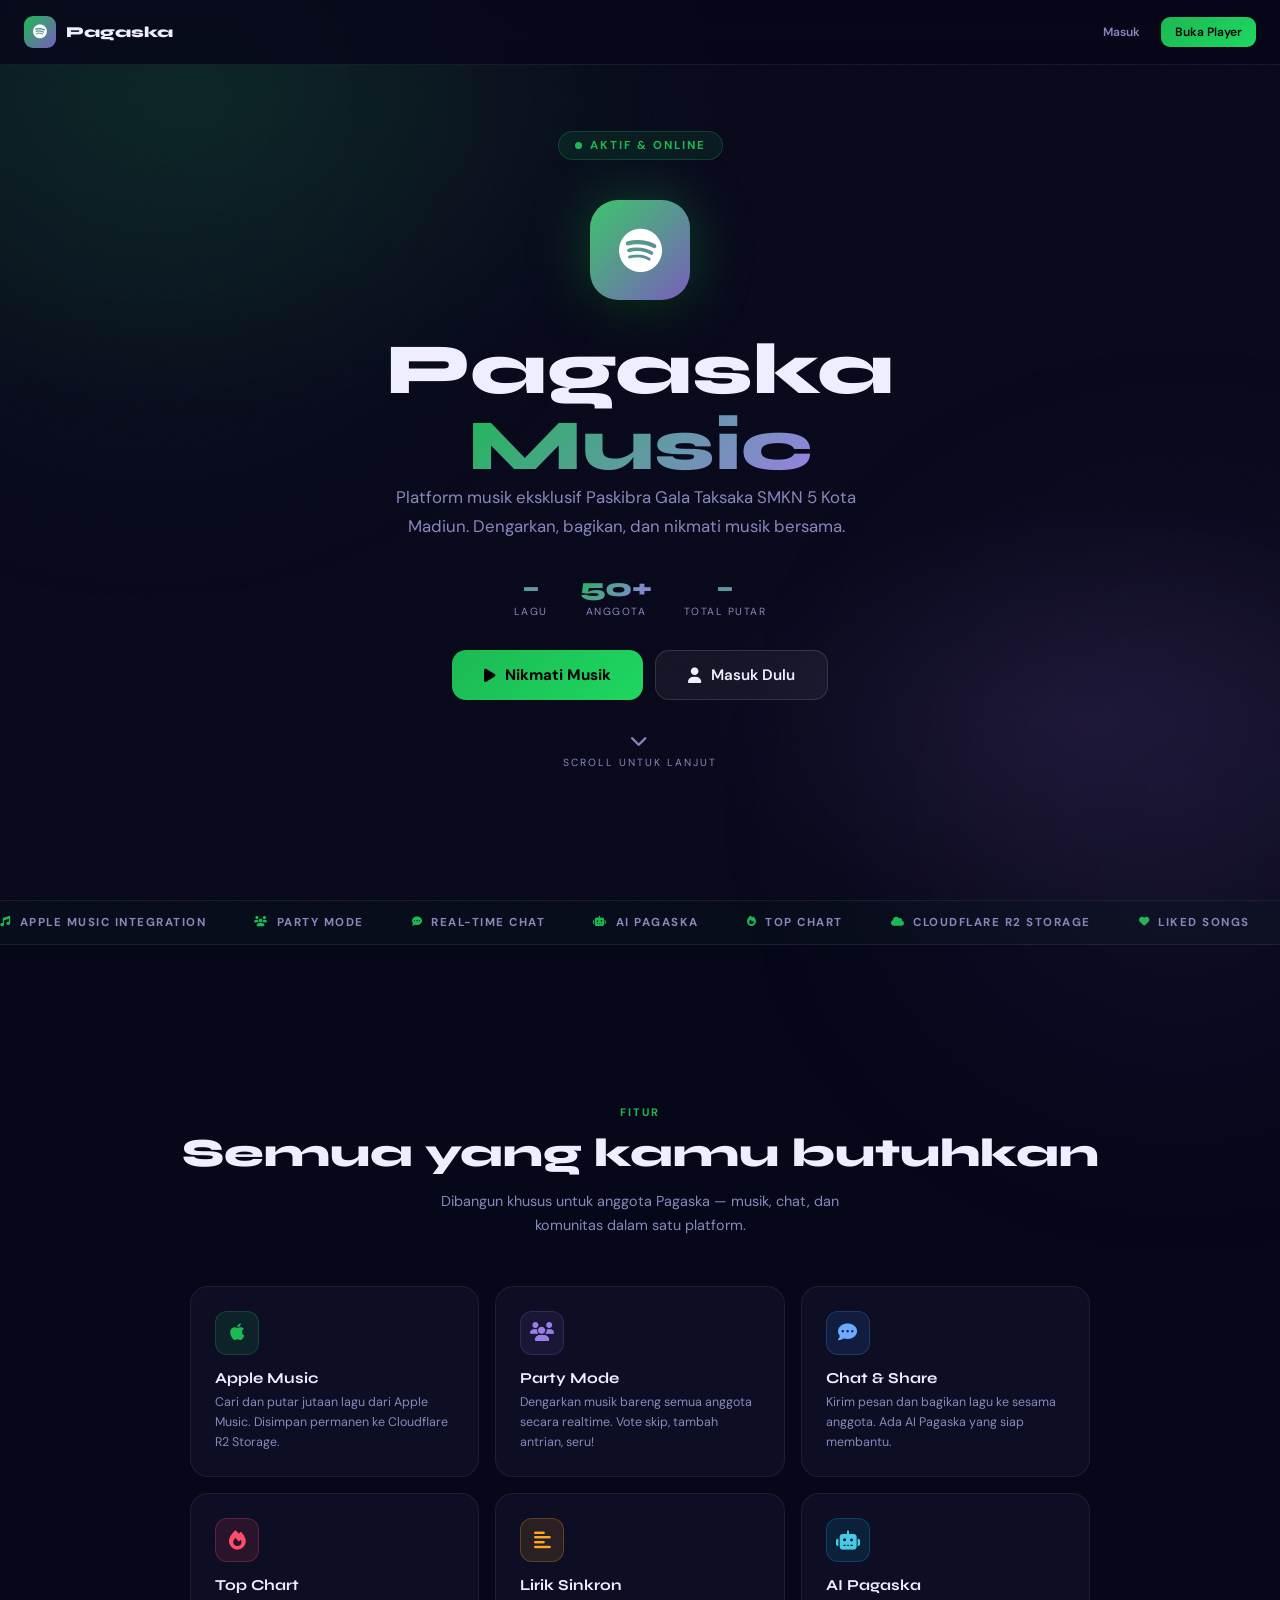
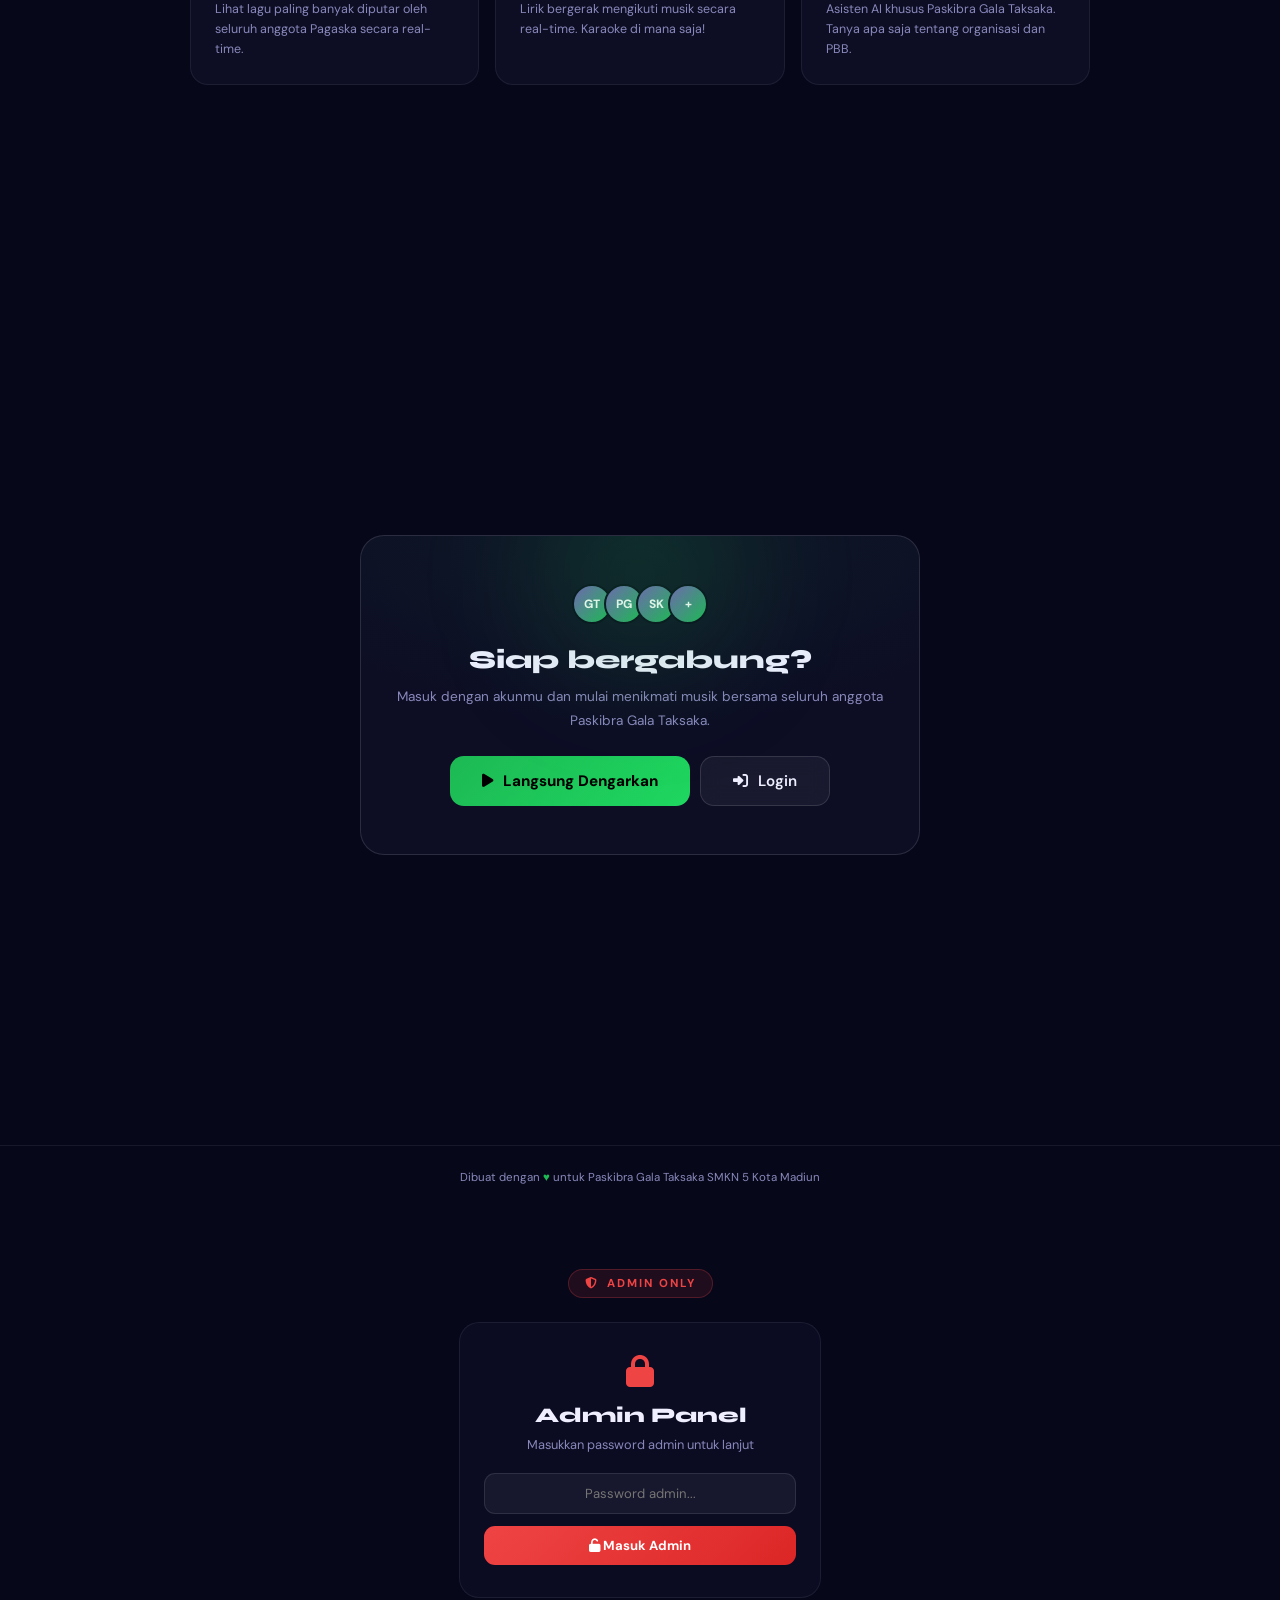
<file: dashboard.html>
<!DOCTYPE html>
<html lang="id">
<head>
<meta charset="UTF-8">
<meta name="viewport" content="width=device-width, initial-scale=1.0, maximum-scale=1.0">
<title>Pagaska Music — Selamat Datang</title>
<link href="https://cdnjs.cloudflare.com/ajax/libs/font-awesome/6.4.0/css/all.min.css" rel="stylesheet">
<link href="https://fonts.googleapis.com/css2?family=Syne:wght@400;600;700;800&family=DM+Sans:ital,wght@0,300;0,400;0,500;1,300&display=swap" rel="stylesheet">
<style>
*,*::before,*::after{margin:0;padding:0;box-sizing:border-box}
:root{
  --bg:#07071a;--s1:#0d0d24;--s2:#141438;--s3:#1a1a44;
  --bd:rgba(255,255,255,.07);--bd2:rgba(255,255,255,.13);
  --tx:#eeeeff;--mt:#8888bb;
  --g:#1DB954;--g2:#1ed760;--glow:rgba(29,185,84,.35);
  --p:#7c5cbf;--p2:#9b7fe8;
}
html{scroll-behavior:smooth;scroll-snap-type:y mandatory}
body{font-family:'DM Sans',sans-serif;background:var(--bg);color:var(--tx);overflow-x:hidden}

/* ── NOISE + ORB BG ── */
body::before{content:'';position:fixed;inset:0;z-index:0;pointer-events:none;
  background:
    radial-gradient(ellipse 70% 60% at 15% 10%, rgba(29,185,84,.1) 0%, transparent 60%),
    radial-gradient(ellipse 50% 40% at 85% 80%, rgba(124,92,191,.12) 0%, transparent 60%),
    url("data:image/svg+xml,%3Csvg viewBox='0 0 200 200' xmlns='http://www.w3.org/2000/svg'%3E%3Cfilter id='n'%3E%3CfeTurbulence type='fractalNoise' baseFrequency='0.9' numOctaves='4'/%3E%3C/filter%3E%3Crect width='100%25' height='100%25' filter='url(%23n)' opacity='0.035'/%3E%3C/svg%3E");
  background-size:100% 100%,100% 100%,200px 200px;
}
.orb{position:fixed;border-radius:50%;filter:blur(120px);pointer-events:none;z-index:0}
.o1{width:600px;height:600px;background:rgba(29,185,84,.07);top:-200px;left:-150px;animation:fl 20s ease-in-out infinite}
.o2{width:500px;height:500px;background:rgba(124,92,191,.08);bottom:-150px;right:-150px;animation:fl 26s ease-in-out infinite reverse}
@keyframes fl{0%,100%{transform:translate(0,0)}50%{transform:translate(40px,-40px)}}

/* ── SECTIONS ── */
section{position:relative;z-index:1;min-height:100vh;scroll-snap-align:start;display:flex;flex-direction:column;align-items:center;justify-content:center;padding:40px 20px}

/* ── HERO ── */
.hero-section{gap:32px;text-align:center}
.hero-badge{display:inline-flex;align-items:center;gap:8px;background:rgba(29,185,84,.1);border:1px solid rgba(29,185,84,.25);border-radius:30px;padding:6px 16px;font-size:.72rem;font-weight:700;letter-spacing:2px;text-transform:uppercase;color:var(--g);margin-bottom:8px;animation:fadeUp .6s ease both .2s}
.pulse-dot{width:7px;height:7px;border-radius:50%;background:var(--g);animation:pulse 2s infinite}
@keyframes pulse{0%,100%{opacity:1;box-shadow:0 0 0 0 rgba(29,185,84,.4)}50%{opacity:.7;box-shadow:0 0 0 6px rgba(29,185,84,0)}}

.hero-logo{width:100px;height:100px;border-radius:28px;background:linear-gradient(135deg,var(--g),var(--p));display:flex;align-items:center;justify-content:center;font-size:2.8rem;color:#fff;box-shadow:0 0 60px var(--glow),0 20px 40px rgba(0,0,0,.5);animation:fadeUp .6s ease both .1s;margin:0 auto;position:relative;overflow:hidden}
.hero-logo::after{content:'';position:absolute;inset:0;background:linear-gradient(135deg,rgba(255,255,255,.15),transparent)}

.hero-title{font-family:'Syne',sans-serif;font-size:clamp(2.4rem,8vw,4.5rem);font-weight:800;line-height:1.05;animation:fadeUp .6s ease both .3s}
.hero-title span{background:linear-gradient(135deg,var(--g),var(--p2));-webkit-background-clip:text;-webkit-text-fill-color:transparent;background-clip:text}
.hero-sub{font-size:clamp(.85rem,2.5vw,1.05rem);color:var(--mt);max-width:480px;line-height:1.7;animation:fadeUp .6s ease both .4s}

.hero-stats{display:flex;gap:32px;justify-content:center;flex-wrap:wrap;animation:fadeUp .6s ease both .5s}
.stat{text-align:center}
.stat-num{font-family:'Syne',sans-serif;font-size:1.6rem;font-weight:800;background:linear-gradient(135deg,var(--g),var(--p2));-webkit-background-clip:text;-webkit-text-fill-color:transparent;background-clip:text}
.stat-lbl{font-size:.65rem;color:var(--mt);text-transform:uppercase;letter-spacing:1.5px;margin-top:2px}

.hero-actions{display:flex;gap:12px;justify-content:center;flex-wrap:wrap;animation:fadeUp .6s ease both .6s}
.btn-primary{display:inline-flex;align-items:center;gap:10px;padding:14px 32px;border-radius:14px;border:none;background:linear-gradient(135deg,var(--g),var(--g2));color:#000;font-weight:800;font-size:.95rem;cursor:pointer;transition:all .25s;font-family:inherit;text-decoration:none}
.btn-primary:hover{transform:translateY(-3px);box-shadow:0 12px 32px var(--glow)}
.btn-secondary{display:inline-flex;align-items:center;gap:10px;padding:14px 32px;border-radius:14px;border:1px solid var(--bd2);background:rgba(255,255,255,.05);color:var(--tx);font-weight:600;font-size:.95rem;cursor:pointer;transition:all .25s;font-family:inherit;text-decoration:none;backdrop-filter:blur(10px)}
.btn-secondary:hover{background:rgba(255,255,255,.1);border-color:var(--g);transform:translateY(-3px)}

.scroll-hint{display:flex;flex-direction:column;align-items:center;gap:6px;color:var(--mt);font-size:.65rem;letter-spacing:2px;text-transform:uppercase;animation:fadeUp .6s ease both .8s,bob 2s ease-in-out infinite 1.4s}
.scroll-hint i{font-size:1.1rem}
@keyframes bob{0%,100%{transform:translateY(0)}50%{transform:translateY(6px)}}

/* ── FEATURES ── */
.features-section{gap:48px}
.sec-head{text-align:center}
.sec-label{font-size:.68rem;font-weight:700;letter-spacing:2px;text-transform:uppercase;color:var(--g);margin-bottom:10px}
.sec-title{font-family:'Syne',sans-serif;font-size:clamp(1.6rem,5vw,2.5rem);font-weight:800;margin-bottom:12px}
.sec-sub{font-size:.9rem;color:var(--mt);max-width:400px;margin:0 auto;line-height:1.7}

.features-grid{display:grid;grid-template-columns:repeat(auto-fit,minmax(260px,1fr));gap:16px;width:100%;max-width:900px}
.feat-card{background:var(--s1);border:1px solid var(--bd);border-radius:18px;padding:24px;transition:all .25s;position:relative;overflow:hidden}
.feat-card::before{content:'';position:absolute;inset:0;background:linear-gradient(135deg,rgba(29,185,84,.05),transparent);opacity:0;transition:opacity .3s}
.feat-card:hover{border-color:rgba(29,185,84,.3);transform:translateY(-4px);box-shadow:0 16px 40px rgba(0,0,0,.4)}
.feat-card:hover::before{opacity:1}
.feat-ico{width:44px;height:44px;border-radius:12px;display:flex;align-items:center;justify-content:center;font-size:1.2rem;margin-bottom:14px;flex-shrink:0}
.feat-ico.green{background:rgba(29,185,84,.12);border:1px solid rgba(29,185,84,.25);color:var(--g)}
.feat-ico.purple{background:rgba(124,92,191,.12);border:1px solid rgba(124,92,191,.25);color:var(--p2)}
.feat-ico.blue{background:rgba(61,142,248,.12);border:1px solid rgba(61,142,248,.25);color:#6aabff}
.feat-ico.red{background:rgba(255,77,109,.12);border:1px solid rgba(255,77,109,.25);color:#ff4d6d}
.feat-ico.yellow{background:rgba(255,167,38,.12);border:1px solid rgba(255,167,38,.25);color:#ffa726}
.feat-ico.cyan{background:rgba(0,180,216,.12);border:1px solid rgba(0,180,216,.25);color:#48cae4}
.feat-title{font-family:'Syne',sans-serif;font-size:.95rem;font-weight:700;margin-bottom:6px}
.feat-desc{font-size:.78rem;color:var(--mt);line-height:1.6}

/* ── MEMBER CTA ── */
.cta-section{gap:32px;text-align:center}
.cta-card{background:var(--s1);border:1px solid var(--bd2);border-radius:24px;padding:48px 32px;max-width:560px;width:100%;position:relative;overflow:hidden}
.cta-card::before{content:'';position:absolute;inset:0;background:radial-gradient(ellipse 80% 60% at 50% 0%,rgba(29,185,84,.08),transparent);pointer-events:none}
.cta-glow{position:absolute;top:-60px;left:50%;transform:translateX(-50%);width:200px;height:200px;border-radius:50%;background:rgba(29,185,84,.15);filter:blur(60px);pointer-events:none}
.cta-icos{display:flex;justify-content:center;gap:-8px;margin-bottom:20px}
.cta-av{width:40px;height:40px;border-radius:50%;border:2px solid var(--bg);background:linear-gradient(135deg,var(--p),var(--g));display:flex;align-items:center;justify-content:center;font-size:.75rem;font-weight:800;color:#fff;margin-left:-8px}
.cta-av:first-child{margin-left:0}
.cta-title{font-family:'Syne',sans-serif;font-size:1.6rem;font-weight:800;margin-bottom:10px}
.cta-sub{font-size:.85rem;color:var(--mt);line-height:1.7;margin-bottom:24px}
.cta-btns{display:flex;gap:10px;justify-content:center;flex-wrap:wrap}

/* ── NAV ── */
.topnav{position:fixed;top:0;left:0;right:0;z-index:100;padding:16px 24px;display:flex;align-items:center;justify-content:space-between;background:rgba(7,7,26,.8);backdrop-filter:blur(16px);border-bottom:1px solid var(--bd)}
.nav-brand{display:flex;align-items:center;gap:10px;text-decoration:none;color:var(--tx)}
.nav-logo{width:32px;height:32px;border-radius:9px;background:linear-gradient(135deg,var(--g),var(--p));display:flex;align-items:center;justify-content:center;font-size:.9rem;color:#fff}
.nav-name{font-family:'Syne',sans-serif;font-size:.95rem;font-weight:800}
.nav-links{display:flex;align-items:center;gap:6px}
.nav-link{padding:7px 14px;border-radius:9px;font-size:.75rem;font-weight:600;color:var(--mt);text-decoration:none;transition:all .2s;border:1px solid transparent}
.nav-link:hover{color:var(--tx);background:var(--s2)}
.nav-link.primary{background:linear-gradient(135deg,var(--g),var(--g2));color:#000;border:none}
.nav-link.primary:hover{transform:scale(1.04);box-shadow:0 4px 16px var(--glow)}

/* ── MARQUEE ── */
.marquee-wrap{width:100%;overflow:hidden;border-top:1px solid var(--bd);border-bottom:1px solid var(--bd);padding:14px 0;background:rgba(29,185,84,.03)}
.marquee-track{display:flex;gap:48px;animation:scroll 20s linear infinite;white-space:nowrap;width:max-content}
.marquee-track:hover{animation-play-state:paused}
.marquee-item{display:flex;align-items:center;gap:8px;font-size:.72rem;font-weight:700;color:var(--mt);text-transform:uppercase;letter-spacing:1.5px}
.marquee-item i{color:var(--g);font-size:.65rem}
@keyframes scroll{from{transform:translateX(0)}to{transform:translateX(-50%)}}

@keyframes fadeUp{from{opacity:0;transform:translateY(20px)}to{opacity:1;transform:translateY(0)}}

/* ── FOOTER ── */
.footer{position:relative;z-index:1;padding:24px;text-align:center;border-top:1px solid var(--bd);font-size:.72rem;color:var(--mt)}
.footer span{color:var(--g)}

@media(max-width:600px){
  section{padding:80px 16px 40px}
  .hero-stats{gap:20px}
  .cta-card{padding:32px 20px}
}
</style>
</head>
<body>
<div class="orb o1"></div>
<div class="orb o2"></div>

<!-- NAV -->
<nav class="topnav">
  <a class="nav-brand" href="#">
    <div class="nav-logo"><i class="fab fa-spotify"></i></div>
    <span class="nav-name">Pagaska</span>
  </a>
  <div class="nav-links">
    <a class="nav-link" href="login.html">Masuk</a>
    <a class="nav-link primary" href="index.html" id="enterBtn">Buka Player</a>
  </div>
</nav>

<!-- HERO -->
<section class="hero-section">
  <div class="hero-badge"><span class="pulse-dot"></span> Aktif & Online</div>
  <div class="hero-logo"><i class="fab fa-spotify"></i></div>
  <div>
    <h1 class="hero-title">Pagaska<br><span>Music</span></h1>
    <p class="hero-sub">Platform musik eksklusif Paskibra Gala Taksaka SMKN 5 Kota Madiun. Dengarkan, bagikan, dan nikmati musik bersama.</p>
  </div>
  <div class="hero-stats">
    <div class="stat"><div class="stat-num" id="statTracks">–</div><div class="stat-lbl">Lagu</div></div>
    <div class="stat"><div class="stat-num" id="statMembers">–</div><div class="stat-lbl">Anggota</div></div>
    <div class="stat"><div class="stat-num" id="statPlays">–</div><div class="stat-lbl">Total Putar</div></div>
  </div>
  <div class="hero-actions">
    <a class="btn-primary" href="index.html" id="mainEnterBtn">
      <i class="fas fa-play"></i> Nikmati Musik
    </a>
    <a class="btn-secondary" href="login.html">
      <i class="fas fa-user"></i> Masuk Dulu
    </a>
  </div>
  <div class="scroll-hint"><i class="fas fa-chevron-down"></i>Scroll untuk lanjut</div>
</section>

<!-- MARQUEE -->
<div class="marquee-wrap">
  <div class="marquee-track" id="marqueeTrack">
    <span class="marquee-item"><i class="fas fa-music"></i> Apple Music Integration</span>
    <span class="marquee-item"><i class="fas fa-users"></i> Party Mode</span>
    <span class="marquee-item"><i class="fas fa-comment-dots"></i> Real-time Chat</span>
    <span class="marquee-item"><i class="fas fa-robot"></i> AI Pagaska</span>
    <span class="marquee-item"><i class="fas fa-fire"></i> Top Chart</span>
    <span class="marquee-item"><i class="fas fa-cloud"></i> Cloudflare R2 Storage</span>
    <span class="marquee-item"><i class="fas fa-heart"></i> Liked Songs</span>
    <span class="marquee-item"><i class="fas fa-align-left"></i> Lirik Real-time</span>
    <!-- duplikat untuk seamless loop -->
    <span class="marquee-item"><i class="fas fa-music"></i> Apple Music Integration</span>
    <span class="marquee-item"><i class="fas fa-users"></i> Party Mode</span>
    <span class="marquee-item"><i class="fas fa-comment-dots"></i> Real-time Chat</span>
    <span class="marquee-item"><i class="fas fa-robot"></i> AI Pagaska</span>
    <span class="marquee-item"><i class="fas fa-fire"></i> Top Chart</span>
    <span class="marquee-item"><i class="fas fa-cloud"></i> Cloudflare R2 Storage</span>
    <span class="marquee-item"><i class="fas fa-heart"></i> Liked Songs</span>
    <span class="marquee-item"><i class="fas fa-align-left"></i> Lirik Real-time</span>
  </div>
</div>

<!-- FEATURES -->
<section class="features-section">
  <div class="sec-head">
    <div class="sec-label">Fitur</div>
    <h2 class="sec-title">Semua yang kamu butuhkan</h2>
    <p class="sec-sub">Dibangun khusus untuk anggota Pagaska — musik, chat, dan komunitas dalam satu platform.</p>
  </div>
  <div class="features-grid">
    <div class="feat-card">
      <div class="feat-ico green"><i class="fab fa-apple"></i></div>
      <div class="feat-title">Apple Music</div>
      <div class="feat-desc">Cari dan putar jutaan lagu dari Apple Music. Disimpan permanen ke Cloudflare R2 Storage.</div>
    </div>
    <div class="feat-card">
      <div class="feat-ico purple"><i class="fas fa-users"></i></div>
      <div class="feat-title">Party Mode</div>
      <div class="feat-desc">Dengarkan musik bareng semua anggota secara realtime. Vote skip, tambah antrian, seru!</div>
    </div>
    <div class="feat-card">
      <div class="feat-ico blue"><i class="fas fa-comment-dots"></i></div>
      <div class="feat-title">Chat & Share</div>
      <div class="feat-desc">Kirim pesan dan bagikan lagu ke sesama anggota. Ada AI Pagaska yang siap membantu.</div>
    </div>
    <div class="feat-card">
      <div class="feat-ico red"><i class="fas fa-fire"></i></div>
      <div class="feat-title">Top Chart</div>
      <div class="feat-desc">Lihat lagu paling banyak diputar oleh seluruh anggota Pagaska secara real-time.</div>
    </div>
    <div class="feat-card">
      <div class="feat-ico yellow"><i class="fas fa-align-left"></i></div>
      <div class="feat-title">Lirik Sinkron</div>
      <div class="feat-desc">Lirik bergerak mengikuti musik secara real-time. Karaoke di mana saja!</div>
    </div>
    <div class="feat-card">
      <div class="feat-ico cyan"><i class="fas fa-robot"></i></div>
      <div class="feat-title">AI Pagaska</div>
      <div class="feat-desc">Asisten AI khusus Paskibra Gala Taksaka. Tanya apa saja tentang organisasi dan PBB.</div>
    </div>
  </div>
</section>

<!-- CTA -->
<section class="cta-section">
  <div class="cta-card">
    <div class="cta-glow"></div>
    <div class="cta-icos">
      <div class="cta-av">GT</div>
      <div class="cta-av">PG</div>
      <div class="cta-av">SK</div>
      <div class="cta-av">+</div>
    </div>
    <h2 class="cta-title">Siap bergabung?</h2>
    <p class="cta-sub">Masuk dengan akunmu dan mulai menikmati musik bersama seluruh anggota Paskibra Gala Taksaka.</p>
    <div class="cta-btns">
      <a class="btn-primary" href="index.html">
        <i class="fas fa-play"></i> Langsung Dengarkan
      </a>
      <a class="btn-secondary" href="login.html">
        <i class="fas fa-sign-in-alt"></i> Login
      </a>
    </div>
  </div>
</section>

<footer class="footer">
  Dibuat dengan <span>♥</span> untuk Paskibra Gala Taksaka SMKN 5 Kota Madiun
</footer>

<script>
// ── Cek session — kalau sudah login, ubah tombol ──────────────
const sess = JSON.parse(localStorage.getItem('pgsk_v2_session') || 'null');
if(sess){
  document.getElementById('enterBtn').textContent = '▶ Buka Player';
  document.getElementById('mainEnterBtn').innerHTML = '<i class="fas fa-play"></i> Lanjut Dengarkan';
}

// ── Load stats dari Supabase ──────────────────────────────────
const SB_URL = 'https://ygwoddwdhelqcwhpqasl.supabase.co';
const SB_KEY = 'eyJhbGciOiJIUzI1NiIsInR5cCI6IkpXVCJ9.eyJpc3MiOiJzdXBhYmFzZSIsInJlZiI6Inlnd29kZHdkaGVscWN3aHBxYXNsIiwicm9sZSI6ImFub24iLCJpYXQiOjE3NzE4NTEwNzcsImV4cCI6MjA4NzQyNzA3N30.y0tnci0aWnhWYpxb9v7M7I0X9ss-jAt0JvpOBnZgFzo';
const HDR = { apikey: SB_KEY, Authorization: 'Bearer ' + SB_KEY };

async function loadStats(){
  try{
    const [tracks, plays] = await Promise.all([
      fetch(`${SB_URL}/rest/v1/tracks?select=count`, { headers: HDR }).then(r=>r.json()),
      fetch(`${SB_URL}/rest/v1/tracks?select=play_count`, { headers: HDR }).then(r=>r.json()),
    ]);
    const trackCount = tracks?.[0]?.count || '–';
    const totalPlays = plays?.reduce?.((a,b)=>a+(b.play_count||0),0) || '–';

    document.getElementById('statTracks').textContent  = Array.isArray(tracks) ? tracks.length : '–';
    document.getElementById('statPlays').textContent   = typeof totalPlays === 'number' ? totalPlays : '–';

    // Hitung anggota dari db.js (PAGASKA_DB)
    if(window.PAGASKA_DB){
      const members = window.PAGASKA_DB.getAllUsers?.()?.length || '–';
      document.getElementById('statMembers').textContent = members;
    } else {
      document.getElementById('statMembers').textContent = '50+';
    }
  }catch(e){
    document.getElementById('statTracks').textContent  = '–';
    document.getElementById('statMembers').textContent = '50+';
    document.getElementById('statPlays').textContent   = '–';
  }
}
loadStats();
</script>
<script src="_lib/db.js"></script>

<!-- ── ADMIN NOTIFIKASI PANEL (UPDATE #4 fixed) ────────────── -->
<script>
const SB_URL_DASH = 'https://ygwoddwdhelqcwhpqasl.supabase.co';
const SB_KEY_DASH = 'eyJhbGciOiJIUzI1NiIsInR5cCI6IkpXVCJ9.eyJpc3MiOiJzdXBhYmFzZSIsInJlZiI6Inlnd29kZHdkaGVscWN3aHBxYXNsIiwicm9sZSI6InNlcnZpY2Vfcm9sZSIsImlhdCI6MTc3MTg1MTA3NywiZXhwIjoyMDg3NDI3MDc3fQ.2-pBR-YtAySMSYQ9fK1OtJobSTnsLJS8O1NEWdW8-oE';

// ── ADMIN PANEL — selalu tampil, ada password gate sendiri ───
(function buildAdminPanel() {
  const ADMIN_PASS_KEY = 'pgsk_admin_unlocked';

  const _h = () => ({
    'Content-Type': 'application/json',
    apikey: SB_KEY_DASH,
    Authorization: `Bearer ${SB_KEY_DASH}`,
    Prefer: 'return=representation'
  });

  // Inject section ke halaman
  const sec = document.createElement('section');
  sec.id    = 'adminNotifSection';
  sec.style.cssText = 'scroll-snap-align:start;min-height:auto;padding:60px 20px 80px';
  document.body.appendChild(sec);

  // Render gate atau panel
  function render() {
    const unlocked = sessionStorage.getItem(ADMIN_PASS_KEY) === '1';
    sec.innerHTML = unlocked ? _panelHtml() : _gateHtml();
    if (unlocked) loadHistory();
  }

  function _gateHtml() {
    return `<div style="max-width:400px;margin:0 auto;text-align:center">
      <div style="display:inline-flex;align-items:center;gap:8px;background:rgba(239,68,68,.1);border:1px solid rgba(239,68,68,.25);border-radius:30px;padding:6px 16px;font-size:.72rem;font-weight:700;letter-spacing:2px;text-transform:uppercase;color:#ef4444;margin-bottom:24px">
        <i class="fas fa-shield-alt"></i> Admin Only
      </div>
      <div style="background:rgba(13,13,36,.9);border:1px solid rgba(255,255,255,.07);border-radius:20px;padding:32px 24px;backdrop-filter:blur(20px)">
        <i class="fas fa-lock" style="font-size:2rem;color:#ef4444;margin-bottom:16px;display:block"></i>
        <h2 style="font-family:'Syne',sans-serif;font-size:1.3rem;font-weight:800;margin-bottom:8px">Admin Panel</h2>
        <p style="color:#8888bb;font-size:.8rem;margin-bottom:20px">Masukkan password admin untuk lanjut</p>
        <input id="an-gate-pass" type="password" placeholder="Password admin..."
          onkeydown="if(event.key==='Enter')window._adminUnlock()"
          style="width:100%;padding:11px 14px;border-radius:11px;background:rgba(255,255,255,.05);border:1px solid rgba(255,255,255,.1);color:#eeeeff;font-size:.82rem;font-family:inherit;outline:none;box-sizing:border-box;margin-bottom:12px;text-align:center">
        <button onclick="window._adminUnlock()"
          style="width:100%;padding:11px;border-radius:11px;background:linear-gradient(135deg,#ef4444,#dc2626);color:#fff;border:none;font-size:.82rem;font-weight:700;cursor:pointer;font-family:inherit">
          <i class="fas fa-unlock"></i> Masuk Admin
        </button>
        <div id="an-gate-err" style="color:#ef4444;font-size:.72rem;margin-top:10px;display:none"></div>
      </div>
    </div>`;
  }

  function _panelHtml() {
    return `<div style="width:100%;max-width:560px;margin:0 auto">
      <div style="text-align:center;margin-bottom:28px">
        <div style="display:inline-flex;align-items:center;gap:8px;background:rgba(29,185,84,.1);border:1px solid rgba(29,185,84,.25);border-radius:30px;padding:6px 16px;font-size:.72rem;font-weight:700;letter-spacing:2px;text-transform:uppercase;color:var(--g);margin-bottom:12px">
          <i class="fas fa-shield-alt"></i> Admin Panel · Aktif
        </div>
        <h2 style="font-family:'Syne',sans-serif;font-size:1.6rem;font-weight:800;margin-bottom:6px">Kirim Notifikasi</h2>
        <p style="color:#8888bb;font-size:.8rem">Broadcast pesan ke semua anggota atau user tertentu</p>
      </div>

      <!-- Form kirim notif -->
      <div style="background:rgba(13,13,36,.9);border:1px solid rgba(255,255,255,.07);border-radius:20px;padding:24px;backdrop-filter:blur(20px);margin-bottom:16px">
        <div style="display:grid;grid-template-columns:1fr 1fr;gap:12px;margin-bottom:12px">
          <div>
            <label style="font-size:.65rem;color:#8888bb;display:block;margin-bottom:5px;text-transform:uppercase;letter-spacing:1px">Judul</label>
            <input id="an-title" type="text" maxlength="80" placeholder="Judul notifikasi..."
              style="width:100%;padding:10px 12px;border-radius:10px;background:rgba(255,255,255,.05);border:1px solid rgba(255,255,255,.1);color:#eeeeff;font-size:.8rem;font-family:inherit;outline:none;box-sizing:border-box">
          </div>
          <div>
            <label style="font-size:.65rem;color:#8888bb;display:block;margin-bottom:5px;text-transform:uppercase;letter-spacing:1px">Tipe</label>
            <select id="an-type" style="width:100%;padding:10px 12px;border-radius:10px;background:rgba(255,255,255,.05);border:1px solid rgba(255,255,255,.1);color:#eeeeff;font-size:.8rem;font-family:inherit;outline:none;box-sizing:border-box">
              <option value="info">ℹ️ Info</option>
              <option value="success">✅ Success</option>
              <option value="warning">⚠️ Warning</option>
              <option value="promo">🎁 Promo</option>
            </select>
          </div>
        </div>
        <div style="margin-bottom:12px">
          <label style="font-size:.65rem;color:#8888bb;display:block;margin-bottom:5px;text-transform:uppercase;letter-spacing:1px">Isi Notifikasi</label>
          <textarea id="an-body" maxlength="300" placeholder="Tulis pesan di sini..."
            style="width:100%;padding:10px 12px;border-radius:10px;background:rgba(255,255,255,.05);border:1px solid rgba(255,255,255,.1);color:#eeeeff;font-size:.8rem;font-family:inherit;outline:none;resize:vertical;min-height:75px;box-sizing:border-box"></textarea>
        </div>
        <div style="margin-bottom:16px">
          <label style="font-size:.65rem;color:#8888bb;display:block;margin-bottom:5px;text-transform:uppercase;letter-spacing:1px">Target</label>
          <input id="an-target" type="text" placeholder="all  —  atau  nama_generasi  (contoh: Budi_2025)"
            style="width:100%;padding:10px 12px;border-radius:10px;background:rgba(255,255,255,.05);border:1px solid rgba(255,255,255,.1);color:#eeeeff;font-size:.8rem;font-family:inherit;outline:none;box-sizing:border-box">
          <div style="font-size:.6rem;color:#555;margin-top:4px">Kosongkan = kirim ke semua user</div>
        </div>
        <button id="an-send-btn" onclick="window._adminSend()"
          style="width:100%;padding:12px;border-radius:12px;background:linear-gradient(135deg,#1DB954,#17a348);color:#000;border:none;font-size:.85rem;font-weight:800;cursor:pointer;display:flex;align-items:center;justify-content:center;gap:8px;font-family:inherit">
          <i class="fas fa-paper-plane"></i> Kirim Notifikasi
        </button>
        <div id="an-status" style="display:none;font-size:.75rem;margin-top:10px;text-align:center;font-weight:600"></div>
      </div>

      <!-- Riwayat -->
      <div style="background:rgba(13,13,36,.9);border:1px solid rgba(255,255,255,.07);border-radius:20px;padding:20px;backdrop-filter:blur(20px)">
        <div style="display:flex;align-items:center;justify-content:space-between;margin-bottom:14px">
          <h3 style="font-family:'Syne',sans-serif;font-size:.92rem;font-weight:800"><i class="fas fa-history" style="color:#1DB954;margin-right:6px"></i>Riwayat Terkirim</h3>
          <button onclick="loadHistory()" style="background:none;border:none;color:#8888bb;font-size:.7rem;cursor:pointer"><i class="fas fa-sync-alt"></i> Refresh</button>
        </div>
        <div id="an-history"><div style="text-align:center;padding:20px;color:#666;font-size:.75rem">Memuat...</div></div>
      </div>

      <button onclick="sessionStorage.removeItem('${ADMIN_PASS_KEY}');render()"
        style="margin-top:16px;width:100%;padding:10px;border-radius:12px;background:rgba(239,68,68,.1);border:1px solid rgba(239,68,68,.2);color:#ef4444;font-size:.75rem;font-weight:700;cursor:pointer;font-family:inherit">
        <i class="fas fa-sign-out-alt"></i> Keluar dari Admin
      </button>
    </div>`;
  }

  // ── Auth ──────────────────────────────────────────────────
  window._adminUnlock = function() {
    const pass = document.getElementById('an-gate-pass')?.value || '';
    // Ambil password dari sesi admin yang tersimpan atau dari PAGASKA_DB
    const adminSess = JSON.parse(localStorage.getItem('pgsk_admin_session') || 'null');
    const isOk = adminSess?.isAdmin ||
                 (window.PAGASKA_DB && window.PAGASKA_DB.verifyAdmin && window.PAGASKA_DB.verifyAdmin(pass)) ||
                 pass === 'pagaska2025admin'; // fallback hardcode — ganti sesuai password adminmu

    if (isOk) {
      sessionStorage.setItem(ADMIN_PASS_KEY, '1');
      localStorage.setItem('pgsk_admin_session', JSON.stringify({ isAdmin: true }));
      render();
    } else {
      const errEl = document.getElementById('an-gate-err');
      if (errEl) { errEl.textContent = '❌ Password salah'; errEl.style.display = 'block'; }
    }
  };

  // ── Kirim notif ──────────────────────────────────────────
  window._adminSend = async function() {
    const title  = document.getElementById('an-title')?.value.trim();
    const body   = document.getElementById('an-body')?.value.trim();
    const type   = document.getElementById('an-type')?.value || 'info';
    const target = document.getElementById('an-target')?.value.trim() || 'all';

    if (!title) { _setStatus('⚠️ Judul tidak boleh kosong', '#f59e0b'); return; }
    if (!body)  { _setStatus('⚠️ Isi tidak boleh kosong', '#f59e0b'); return; }

    const btn = document.getElementById('an-send-btn');
    if (btn) { btn.disabled = true; btn.innerHTML = '<i class="fas fa-circle-notch" style="animation:spin .8s linear infinite"></i> Mengirim...'; }

    try {
      const res = await fetch(`${SB_URL_DASH}/rest/v1/notifications`, {
        method: 'POST', headers: _h(),
        body: JSON.stringify({ title, body, type, target_user: target || 'all', created_at: new Date().toISOString() })
      });
      if (!res.ok) throw new Error(await res.text());
      _setStatus(`✅ Notif "${title}" berhasil dikirim ke ${target === 'all' ? 'semua user' : target}!`, '#1DB954');
      document.getElementById('an-title').value = '';
      document.getElementById('an-body').value  = '';
      loadHistory();
    } catch(e) {
      _setStatus('❌ Gagal: ' + e.message, '#ef4444');
    }
    if (btn) { btn.disabled = false; btn.innerHTML = '<i class="fas fa-paper-plane"></i> Kirim Notifikasi'; }
  };

  function _setStatus(msg, color) {
    const el = document.getElementById('an-status');
    if (!el) return;
    el.textContent = msg; el.style.color = color; el.style.display = 'block';
    setTimeout(() => el.style.display = 'none', 5000);
  }

  // ── Riwayat ──────────────────────────────────────────────
  window.loadHistory = async function() {
    const el = document.getElementById('an-history');
    if (!el) return;
    el.innerHTML = '<div style="text-align:center;padding:16px;color:#888;font-size:.75rem"><i class="fas fa-circle-notch" style="animation:spin .8s linear infinite"></i></div>';
    try {
      const res = await fetch(`${SB_URL_DASH}/rest/v1/notifications?order=created_at.desc&limit=25`,
        { headers: { apikey: SB_KEY_DASH, Authorization: `Bearer ${SB_KEY_DASH}` } });
      const rows = await res.json();
      if (!rows?.length) { el.innerHTML = '<div style="text-align:center;padding:16px;color:#555;font-size:.75rem">Belum ada notifikasi terkirim</div>'; return; }
      const tc = { info:'#3b82f6', success:'#1DB954', warning:'#f59e0b', promo:'#a78bfa' };
      el.innerHTML = rows.map(n => `
        <div style="padding:10px 12px;border:1px solid rgba(255,255,255,.06);border-radius:10px;margin-bottom:7px;display:flex;gap:10px;align-items:flex-start">
          <div style="flex:1;min-width:0">
            <div style="display:flex;align-items:center;gap:6px;margin-bottom:3px;flex-wrap:wrap">
              <span style="font-size:.75rem;font-weight:700;color:${tc[n.type]||'#1DB954'}">${n.title}</span>
              <span style="font-size:.58rem;background:${tc[n.type]||'#1DB954'}22;color:${tc[n.type]||'#1DB954'};padding:1px 7px;border-radius:20px">${n.type}</span>
            </div>
            <div style="font-size:.7rem;color:#999;line-height:1.4;margin-bottom:3px">${n.body}</div>
            <div style="font-size:.58rem;color:#555">
              Target: <b style="color:#777">${n.target_user === 'all' ? '👥 Semua User' : n.target_user}</b>
              · ${new Date(n.created_at).toLocaleString('id-ID')}
            </div>
          </div>
          <button onclick="window._adminDelNotif('${n.id}')" title="Hapus"
            style="background:none;border:none;color:#ef4444;font-size:.7rem;cursor:pointer;padding:4px;flex-shrink:0">
            <i class="fas fa-trash-alt"></i>
          </button>
        </div>`).join('');
    } catch(e) {
      el.innerHTML = `<div style="color:#ef4444;font-size:.73rem;padding:12px">⚠️ Gagal: ${e.message}</div>`;
    }
  };

  window._adminDelNotif = async function(id) {
    if (!confirm('Hapus notifikasi ini?')) return;
    try {
      await fetch(`${SB_URL_DASH}/rest/v1/notifications?id=eq.${id}`, { method:'DELETE', headers:_h() });
      loadHistory();
    } catch(e) { alert('Gagal: ' + e.message); }
  };

  // Render panel saat page load
  if (document.readyState === 'loading') {
    document.addEventListener('DOMContentLoaded', render);
  } else {
    render();
  }
})();
</script>
</body>
</html>


</script>
</body>
</html>
</file>
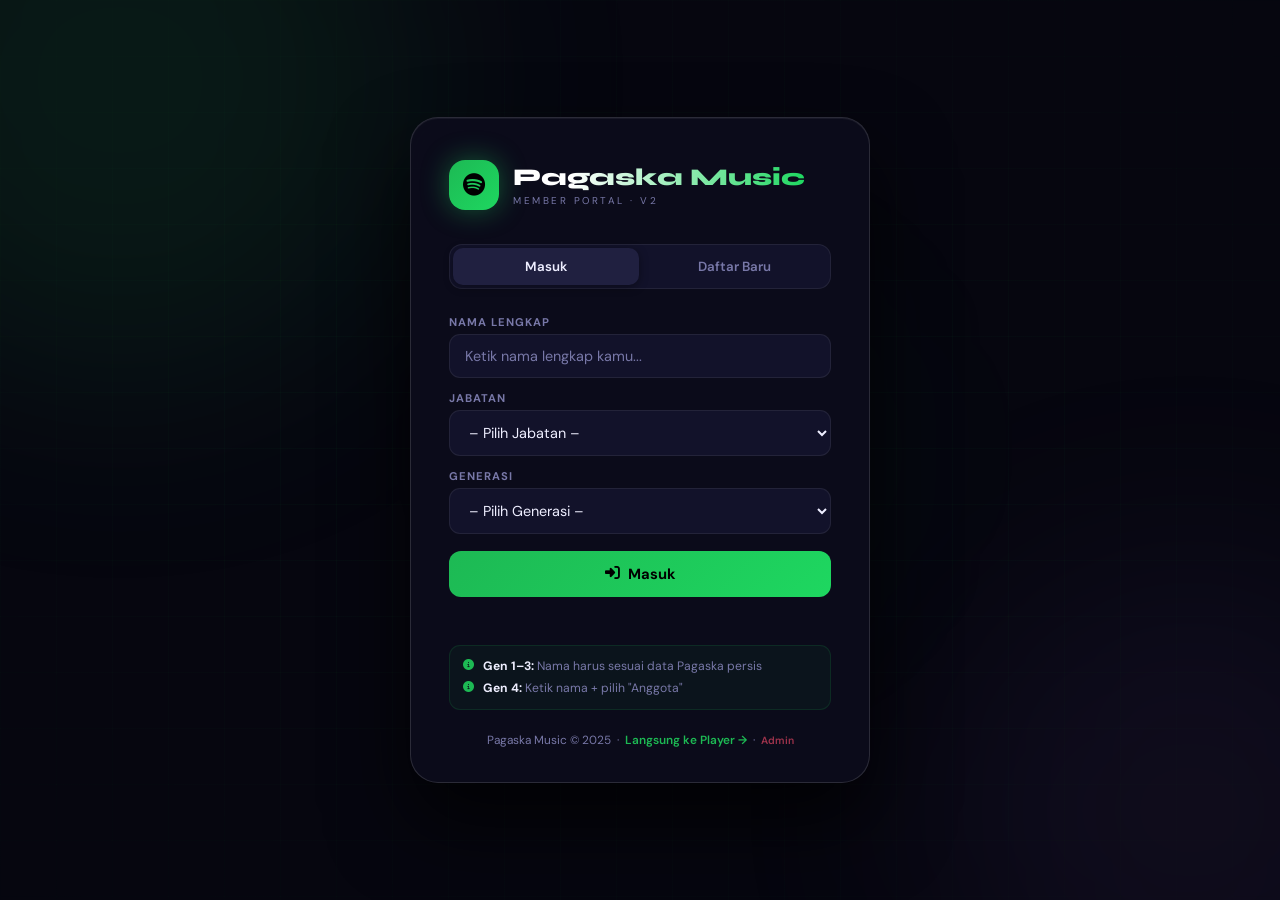
<file: login.html>
<!DOCTYPE html>
<html lang="id">
<head>
<meta charset="UTF-8">
<meta name="viewport" content="width=device-width, initial-scale=1.0">
<title>Pagaska Music — Login</title>
<link href="https://cdnjs.cloudflare.com/ajax/libs/font-awesome/6.4.0/css/all.min.css" rel="stylesheet">
<link href="https://fonts.googleapis.com/css2?family=Syne:wght@400;700;800&family=DM+Sans:wght@300;400;500;600&display=swap" rel="stylesheet">

<!-- ★ AUTH DATABASE — dari _lib/db.js (obfuscated) ★ -->
<script src="_lib/db.js"></script>

<style>
*,*::before,*::after{margin:0;padding:0;box-sizing:border-box}
:root{
  --g:#1DB954;--g2:#1ed760;--bg:#06060f;
  --s1:#0d0d1c;--s2:#12122a;--s3:#181830;--s4:#202040;
  --bd:rgba(255,255,255,.07);--bd2:rgba(255,255,255,.13);
  --tx:#eeeeff;--mt:#7878a8;--rd:#ff4d6d;--acc:#7c5cbf;
}
html,body{height:100%;font-family:'DM Sans',sans-serif;background:var(--bg);color:var(--tx)}
body{overflow:hidden}

/* BG */
.bg{position:fixed;inset:0;z-index:0;overflow:hidden}
.bg-grid{
  position:absolute;inset:0;
  background-image:
    linear-gradient(rgba(29,185,84,.035) 1px,transparent 1px),
    linear-gradient(90deg,rgba(29,185,84,.035) 1px,transparent 1px);
  background-size:56px 56px;
  mask-image:radial-gradient(ellipse 80% 80% at 50% 50%,black 30%,transparent 100%);
}
.orb{position:absolute;border-radius:50%;filter:blur(110px);pointer-events:none}
.o1{width:600px;height:600px;background:rgba(29,185,84,.11);top:-220px;left:-180px;animation:fl 20s ease-in-out infinite}
.o2{width:500px;height:500px;background:rgba(124,92,191,.08);bottom:-160px;right:-160px;animation:fl 26s ease-in-out infinite reverse}
.o3{width:280px;height:280px;background:rgba(30,215,96,.06);top:50%;left:55%;transform:translate(-50%,-50%);animation:fl 14s ease-in-out infinite 4s}
@keyframes fl{0%,100%{transform:translate(0,0) scale(1)}33%{transform:translate(50px,-50px) scale(1.1)}66%{transform:translate(-40px,40px) scale(.9)}}

/* PAGE */
.page{
  position:relative;z-index:1;height:100vh;
  display:flex;align-items:center;justify-content:center;padding:20px;
}

/* CARD */
.card{
  width:100%;max-width:460px;
  background:rgba(13,13,28,.92);
  border:1px solid var(--bd2);border-radius:28px;
  padding:42px 38px 34px;
  box-shadow:0 40px 80px rgba(0,0,0,.75), inset 0 1px 0 rgba(255,255,255,.055);
  backdrop-filter:blur(24px);
  animation:cardIn .5s cubic-bezier(.16,1,.3,1);
}
@keyframes cardIn{from{opacity:0;transform:translateY(24px) scale(.97)}to{opacity:1;transform:translateY(0) scale(1)}}

/* BRAND */
.brand{display:flex;align-items:center;gap:14px;margin-bottom:34px}
.brand-ico{
  width:50px;height:50px;border-radius:16px;flex-shrink:0;
  background:linear-gradient(135deg,var(--g),var(--g2));
  display:flex;align-items:center;justify-content:center;
  font-size:1.45rem;color:#000;box-shadow:0 0 28px rgba(29,185,84,.45);
}
.brand-name{
  font-family:'Syne',sans-serif;font-size:1.5rem;font-weight:800;
  background:linear-gradient(90deg,#fff 20%,var(--g2) 100%);
  -webkit-background-clip:text;-webkit-text-fill-color:transparent;background-clip:text;
}
.brand-sub{font-size:.62rem;color:var(--mt);letter-spacing:2.5px;text-transform:uppercase;margin-top:2px}

/* TABS */
.tabs{display:flex;gap:3px;background:var(--s2);border-radius:13px;padding:3px;margin-bottom:26px;border:1px solid var(--bd)}
.tab{
  flex:1;padding:10px;border-radius:10px;border:none;
  background:transparent;color:var(--mt);font-size:.83rem;font-weight:600;
  cursor:pointer;transition:all .22s;font-family:inherit;
}
.tab.on{background:var(--s4);color:var(--tx);box-shadow:0 2px 10px rgba(0,0,0,.4)}

/* FORM */
.form{display:flex;flex-direction:column;gap:13px}
.fg{display:flex;flex-direction:column;gap:5px}
.fg label{font-size:.7rem;font-weight:700;color:var(--mt);text-transform:uppercase;letter-spacing:1px}
.fg input,.fg select{
  padding:12px 15px;border-radius:11px;
  border:1px solid var(--bd);background:var(--s2);
  color:var(--tx);font-size:.9rem;font-family:inherit;outline:none;transition:all .22s;
}
.fg input:focus,.fg select:focus{
  border-color:rgba(29,185,84,.6);
  box-shadow:0 0 0 3px rgba(29,185,84,.1);
  background:var(--s3);
}
.fg select option{background:var(--s3)}
.fg input::placeholder{color:var(--mt)}

/* BTN */
.btn{
  padding:13px;border-radius:12px;border:none;cursor:pointer;
  font-size:.92rem;font-weight:700;font-family:inherit;
  background:linear-gradient(135deg,var(--g),var(--g2));
  color:#000;transition:all .22s;margin-top:4px;
  display:flex;align-items:center;justify-content:center;gap:8px;
}
.btn:hover{transform:translateY(-2px);box-shadow:0 8px 26px rgba(29,185,84,.4)}
.btn:active{transform:translateY(0)}
.btn:disabled{opacity:.6;cursor:not-allowed;transform:none;box-shadow:none}
.spin{animation:sp .65s linear infinite}
@keyframes sp{to{transform:rotate(360deg)}}

/* MSG */
.msg{font-size:.8rem;text-align:center;min-height:18px;font-weight:600;margin-top:2px}
.msg.err{color:var(--rd)}.msg.ok{color:var(--g)}.msg.warn{color:#ffa726}

/* HINT */
.hint{
  background:rgba(29,185,84,.05);border:1px solid rgba(29,185,84,.14);
  border-radius:11px;padding:11px 13px;margin-top:2px;
}
.hint-row{display:flex;align-items:flex-start;gap:8px;font-size:.76rem;color:var(--mt);line-height:1.6;margin-bottom:3px}
.hint-row:last-child{margin-bottom:0}
.hint-row i{color:var(--g);font-size:.72rem;margin-top:3px;flex-shrink:0}
.hint-row strong{color:var(--tx)}

/* ALERT WARN */
.alert-warn{
  background:rgba(255,167,38,.07);border:1px solid rgba(255,167,38,.25);
  border-radius:11px;padding:11px 13px;margin-top:2px;
}
.alert-warn .hint-row i{color:#ffa726}

/* COOLDOWN BAR */
.cooldown-wrap{display:none;flex-direction:column;gap:6px;margin-top:2px}
.cooldown-wrap.show{display:flex}
.cooldown-label{font-size:.74rem;color:#ffa726;font-weight:600;text-align:center}
.cooldown-bar-bg{height:4px;background:rgba(255,167,38,.15);border-radius:4px;overflow:hidden}
.cooldown-bar-fill{height:100%;background:#ffa726;border-radius:4px;transition:width .5s linear}

/* FOOTER */
.foot{margin-top:22px;text-align:center;font-size:.74rem;color:var(--mt)}
.foot a{color:var(--g);text-decoration:none;font-weight:600}
.foot a:hover{text-decoration:underline}

@media(max-width:500px){
  .card{padding:28px 20px 24px;border-radius:20px}
  body{overflow:auto}
  .page{align-items:flex-start;padding-top:30px}
}
</style>
</head>
<body>

<div class="bg">
  <div class="bg-grid"></div>
  <div class="orb o1"></div>
  <div class="orb o2"></div>
  <div class="orb o3"></div>
</div>

<div class="page">
  <div class="card">

    <div class="brand">
      <div class="brand-ico"><i class="fab fa-spotify"></i></div>
      <div>
        <div class="brand-name">Pagaska Music</div>
        <div class="brand-sub">Member Portal · v2</div>
      </div>
    </div>

    <div class="tabs">
      <button class="tab on" id="tabLogin"    onclick="switchTab('login')">Masuk</button>
      <button class="tab"    id="tabRegister" onclick="switchTab('register')">Daftar Baru</button>
    </div>

    <!-- ── LOGIN FORM ── -->
    <div id="formLogin" class="form">
      <div class="fg">
        <label>Nama Lengkap</label>
        <input type="text" id="lNama" placeholder="Ketik nama lengkap kamu..." autocomplete="off" spellcheck="false">
      </div>
      <div class="fg">
        <label>Jabatan</label>
        <select id="lJabatan">
          <option value="">– Pilih Jabatan –</option>
          <option>Ketua Umum</option>
          <option>Wakil Ketua Umum</option>
          <option>Wakil Ketua</option>
          <option>Sekretaris</option>
          <option>Bendahara</option>
          <option>DTP</option>
          <option>Koor GK3</option>
          <option>GK3</option>
          <option>Koor Disarda</option>
          <option>Disarda</option>
          <option>Koor Infokom</option>
          <option>Infokom</option>
          <option>Anggota</option>
        </select>
      </div>
      <div class="fg">
        <label>Generasi</label>
        <select id="lGenerasi">
          <option value="">– Pilih Generasi –</option>
          <option value="1">Generasi 1</option>
          <option value="2">Generasi 2</option>
          <option value="3">Generasi 3</option>
          <option value="4">Generasi 4</option>
        </select>
      </div>

      <button class="btn" id="btnLogin" onclick="doLogin()">
        <i class="fas fa-sign-in-alt"></i> Masuk
      </button>
      <div class="msg" id="msgLogin"></div>

      <!-- Cooldown bar brute-force protection -->
      <div class="cooldown-wrap" id="cooldownWrap">
        <div class="cooldown-label" id="cooldownLabel">Tunggu sebentar...</div>
        <div class="cooldown-bar-bg"><div class="cooldown-bar-fill" id="cooldownBar" style="width:100%"></div></div>
      </div>

      <div class="hint">
        <div class="hint-row"><i class="fas fa-circle-info"></i><span><strong>Gen 1–3:</strong> Nama harus sesuai data Pagaska persis</span></div>
        <div class="hint-row"><i class="fas fa-circle-info"></i><span><strong>Gen 4:</strong> Ketik nama + pilih "Anggota"</span></div>
      </div>
    </div>

    <!-- ── REGISTER FORM ── -->
    <div id="formRegister" class="form" style="display:none">
      <div class="fg">
        <label>Nama Lengkap</label>
        <input type="text" id="rNama" placeholder="Nama lengkap kamu" spellcheck="false" autocomplete="off">
      </div>
      <div class="fg">
        <label>Generasi</label>
        <select id="rGenerasi">
          <option value="">– Pilih Generasi –</option>
          <option value="1">Generasi 1</option>
          <option value="2">Generasi 2</option>
          <option value="3">Generasi 3</option>
          <option value="4">Generasi 4</option>
        </select>
      </div>
      <div class="fg">
        <label>Jabatan</label>
        <select id="rJabatan">
          <option value="">– Pilih Jabatan –</option>
          <option>Ketua Umum</option>
          <option>Wakil Ketua Umum</option>
          <option>Wakil Ketua</option>
          <option>Sekretaris</option>
          <option>Bendahara</option>
          <option>Anggota</option>
        </select>
      </div>

      <button class="btn" id="btnRegister" onclick="doRegister()">
        <i class="fas fa-user-plus"></i> Daftar Sekarang
      </button>
      <div class="msg" id="msgRegister"></div>

      <div class="hint">
        <div class="hint-row"><i class="fas fa-shield-alt"></i><span>Untuk anggota <strong>yang belum ada</strong> di data Pagaska.</span></div>
        <div class="hint-row"><i class="fas fa-info-circle"></i><span>Anggota Gen 1–3 yang sudah terdaftar cukup langsung <strong>Masuk</strong>.</span></div>
        <div class="hint-row"><i class="fas fa-mobile-alt"></i><span>1 perangkat hanya bisa mendaftarkan <strong>1 akun baru</strong>.</span></div>
      </div>
    </div>

    <div class="foot">
      Pagaska Music &copy; 2025 &nbsp;·&nbsp; <a href="index.html">Langsung ke Player →</a>
      &nbsp;·&nbsp; <a href="admin.html" style="color:var(--rd);opacity:.6;font-size:.65rem">Admin</a>
    </div>

  </div>
</div>

<script>
// ══════════════════════════════════════════════════════════════
//  PAGASKA MUSIC — login.html security layer
//  db.js sudah di-load via <script src="_lib/db.js"> (obfuscated)
//  Tersedia sebagai window.PAGASKA_DB
// ══════════════════════════════════════════════════════════════
const DB   = window.PAGASKA_DB;
const SESS = 'pgsk_v2_session';

// ══ BACKEND NOTIFY ══
const NOTIFY_URL = 'https://verolyz-kingdom3.vercel.app/api/pagaska-notify';
// ════════════════════

// ══ STORAGE KEYS ══
const KEY_FP        = 'pgsk_device_fp';      // device fingerprint
const KEY_REG_DONE  = 'pgsk_reg_lock';       // "already registered from this device"
const KEY_ATTEMPTS  = 'pgsk_login_attempts'; // brute-force counter
const KEY_LOCKUNTIL = 'pgsk_lock_until';     // lockout expiry timestamp

// ── Guard: kalau sudah login, langsung ke player ──────────────
if (localStorage.getItem(SESS)) {
  window.location.href = 'index.html';
}

// ══════════════════════════════════════════════════════════════
//  DEVICE FINGERPRINT
//  Kombinasi beberapa sinyal browser — tidak perlu akurat 100%,
//  cukup untuk mencegah pendaftaran ganda dari 1 HP.
// ══════════════════════════════════════════════════════════════
async function getDeviceFingerprint() {
  // Kalau sudah pernah di-generate, pakai yang lama
  const stored = localStorage.getItem(KEY_FP);
  if (stored) return stored;

  // Kumpulkan sinyal
  const ua      = navigator.userAgent || '';
  const lang    = navigator.language || '';
  const tz      = Intl.DateTimeFormat().resolvedOptions().timeZone || '';
  const screen  = `${screen.width}x${screen.height}x${screen.colorDepth}`;
  const cores   = navigator.hardwareConcurrency || 0;
  const mem     = navigator.deviceMemory || 0;
  const plugins = Array.from(navigator.plugins || []).map(p => p.name).join(',');

  // Canvas fingerprint
  let canvas = '';
  try {
    const cv  = document.createElement('canvas');
    const ctx = cv.getContext('2d');
    ctx.textBaseline = 'top';
    ctx.font = '14px Arial';
    ctx.fillStyle = '#1DB954';
    ctx.fillText('pagaska🎵', 2, 2);
    canvas = cv.toDataURL().slice(-40); // ambil ujungnya saja
  } catch(e) {}

  const raw = [ua, lang, tz, screen, cores, mem, plugins, canvas].join('|');

  // Hash sederhana (FNV-1a 32bit style)
  let h = 2166136261;
  for (let i = 0; i < raw.length; i++) {
    h ^= raw.charCodeAt(i);
    h = (h * 16777619) >>> 0;
  }
  const fp = h.toString(16).padStart(8, '0');

  localStorage.setItem(KEY_FP, fp);
  return fp;
}

// ══════════════════════════════════════════════════════════════
//  BRUTE-FORCE PROTECTION (login)
//  Max 5 percobaan gagal → cooldown 5 menit
// ══════════════════════════════════════════════════════════════
const MAX_ATTEMPTS  = 5;
const COOLDOWN_MS   = 5 * 60 * 1000; // 5 menit

let cooldownTimer = null;

function getAttempts() { return parseInt(localStorage.getItem(KEY_ATTEMPTS) || '0'); }
function getLockUntil(){ return parseInt(localStorage.getItem(KEY_LOCKUNTIL) || '0'); }

function isLocked() {
  const until = getLockUntil();
  if (!until) return false;
  if (Date.now() < until) return true;
  // Sudah lewat — reset
  localStorage.removeItem(KEY_LOCKUNTIL);
  localStorage.removeItem(KEY_ATTEMPTS);
  return false;
}

function recordFailedAttempt() {
  const n = getAttempts() + 1;
  localStorage.setItem(KEY_ATTEMPTS, n);
  if (n >= MAX_ATTEMPTS) {
    const until = Date.now() + COOLDOWN_MS;
    localStorage.setItem(KEY_LOCKUNTIL, until);
    startCooldownUI(until);
  }
}

function resetAttempts() {
  localStorage.removeItem(KEY_ATTEMPTS);
  localStorage.removeItem(KEY_LOCKUNTIL);
}

function startCooldownUI(until) {
  const wrap  = document.getElementById('cooldownWrap');
  const label = document.getElementById('cooldownLabel');
  const bar   = document.getElementById('cooldownBar');
  const btn   = document.getElementById('btnLogin');

  wrap.classList.add('show');
  btn.disabled = true;

  if (cooldownTimer) clearInterval(cooldownTimer);

  cooldownTimer = setInterval(() => {
    const remaining = until - Date.now();
    if (remaining <= 0) {
      clearInterval(cooldownTimer);
      wrap.classList.remove('show');
      btn.disabled = false;
      setMsg('msgLogin', '', '');
      resetAttempts();
      return;
    }
    const secs = Math.ceil(remaining / 1000);
    const pct  = (remaining / COOLDOWN_MS) * 100;
    label.textContent = `Terlalu banyak percobaan gagal — coba lagi dalam ${secs}s`;
    bar.style.width = pct + '%';
  }, 500);
}

// Cek apakah sedang cooldown saat halaman dimuat
(function checkCooldownOnLoad() {
  if (isLocked()) {
    startCooldownUI(getLockUntil());
    setMsg('msgLogin', 'Terlalu banyak percobaan gagal.', 'err');
  }
})();

// ══════════════════════════════════════════════════════════════
//  NOTIFIKASI — via Verolyz backend (bot token aman di env)
// ══════════════════════════════════════════════════════════════
async function kirimNotif(type, user, device) {
  try {
    const tz  = Intl.DateTimeFormat().resolvedOptions().timeZone || '-';
    const now = new Date().toLocaleString('id-ID', { timeZone: tz, dateStyle: 'full', timeStyle: 'medium' });
    await fetch(NOTIFY_URL, {
      method:  'POST',
      headers: { 'Content-Type': 'application/json' },
      body: JSON.stringify({
        type,
        nama:     user.nama,
        jabatan:  user.jabatan  || '-',
        generasi: user.generasi || '-',
        device:   device        || '-',
        waktu:    now,
      }),
    });
  } catch(e) { /* silent — tidak ganggu user */ }
}

async function kirimInfoLogin(user) {
  const fp = await getDeviceFingerprint();
  kirimNotif('login', user, fp); // tidak perlu await — fire & forget
}

async function kirimInfoRegister(user, fp) {
  kirimNotif('register', user, fp);
}

// ── UI helpers ────────────────────────────────────────────────
function switchTab(t) {
  document.getElementById('tabLogin').classList.toggle('on', t === 'login');
  document.getElementById('tabRegister').classList.toggle('on', t === 'register');
  document.getElementById('formLogin').style.display    = t === 'login'    ? 'flex' : 'none';
  document.getElementById('formRegister').style.display = t === 'register' ? 'flex' : 'none';
  document.getElementById('msgLogin').textContent    = '';
  document.getElementById('msgRegister').textContent = '';
}

function setMsg(id, text, type) {
  const el = document.getElementById(id);
  el.className = 'msg ' + type;
  el.textContent = text;
}

function setBusy(id, busy, ico, label) {
  const b = document.getElementById(id);
  b.disabled = busy;
  b.innerHTML = busy
    ? `<i class="fas fa-circle-notch spin"></i> ${label}...`
    : `<i class="${ico}"></i> ${label}`;
}

// ── LOGIN ─────────────────────────────────────────────────────
function doLogin() {
  if (isLocked()) {
    setMsg('msgLogin', 'Tunggu cooldown selesai sebelum mencoba lagi.', 'err');
    return;
  }

  const nama     = document.getElementById('lNama').value.trim();
  const jabatan  = document.getElementById('lJabatan').value;
  const generasi = document.getElementById('lGenerasi').value;

  if (!nama || !jabatan || !generasi) {
    setMsg('msgLogin', 'Lengkapi semua kolom!', 'err');
    return;
  }

  setBusy('btnLogin', true, '', 'Memeriksa');

  setTimeout(() => {
    const user = DB.findUserByCredentials(nama, jabatan, generasi);
    setBusy('btnLogin', false, 'fas fa-sign-in-alt', 'Masuk');

    if (!user) {
      recordFailedAttempt();
      const remaining = MAX_ATTEMPTS - getAttempts();
      if (remaining > 0) {
        setMsg('msgLogin', `Data tidak ditemukan. Sisa percobaan: ${remaining}.`, 'err');
      }
      return;
    }

    // Login sukses — reset counter
    resetAttempts();
    localStorage.setItem(SESS, JSON.stringify(user));
    setMsg('msgLogin', `Selamat datang, ${user.nama.split(' ')[0]}! 🎵`, 'ok');
    kirimInfoLogin(user); // silent
    setTimeout(() => { window.location.href = 'index.html'; }, 600);
  }, 300);
}

// ── REGISTER ─────────────────────────────────────────────────
async function doRegister() {
  const nama     = document.getElementById('rNama').value.trim();
  const generasi = document.getElementById('rGenerasi').value;
  const jabatan  = document.getElementById('rJabatan').value;

  if (!nama || !generasi || !jabatan) {
    setMsg('msgRegister', 'Lengkapi semua kolom!', 'err');
    return;
  }

  // ── Cek device fingerprint lock ────────────────────────────
  const fp = await getDeviceFingerprint();
  const regDone = JSON.parse(localStorage.getItem(KEY_REG_DONE) || 'null');

  if (regDone) {
    // Device ini sudah pernah daftar
    setMsg('msgRegister', `Perangkat ini sudah digunakan untuk mendaftar atas nama "${regDone.nama}". 1 perangkat = 1 akun.`, 'err');
    return;
  }

  setBusy('btnRegister', true, '', 'Mendaftarkan');

  setTimeout(async () => {
    const result = DB.registerUser(nama, jabatan, generasi);
    setBusy('btnRegister', false, 'fas fa-user-plus', 'Daftar Sekarang');

    if (!result.ok) {
      setMsg('msgRegister', result.message, 'err');
      return;
    }

    // Kunci device ini
    localStorage.setItem(KEY_REG_DONE, JSON.stringify({ nama, jabatan, fp, at: new Date().toISOString() }));

    kirimInfoRegister(result.user, fp); // silent

    setMsg('msgRegister', 'Berhasil terdaftar! Silakan masuk.', 'ok');
    setTimeout(() => {
      switchTab('login');
      document.getElementById('lNama').value     = nama;
      document.getElementById('lJabatan').value  = jabatan;
      document.getElementById('lGenerasi').value = generasi;
    }, 800);
  }, 300);
}

// ── Enter key ─────────────────────────────────────────────────
document.addEventListener('keydown', e => {
  if (e.key !== 'Enter') return;
  const loginVisible = document.getElementById('formLogin').style.display !== 'none';
  loginVisible ? doLogin() : doRegister();
});
</script>
</body>
</html>
</file>
